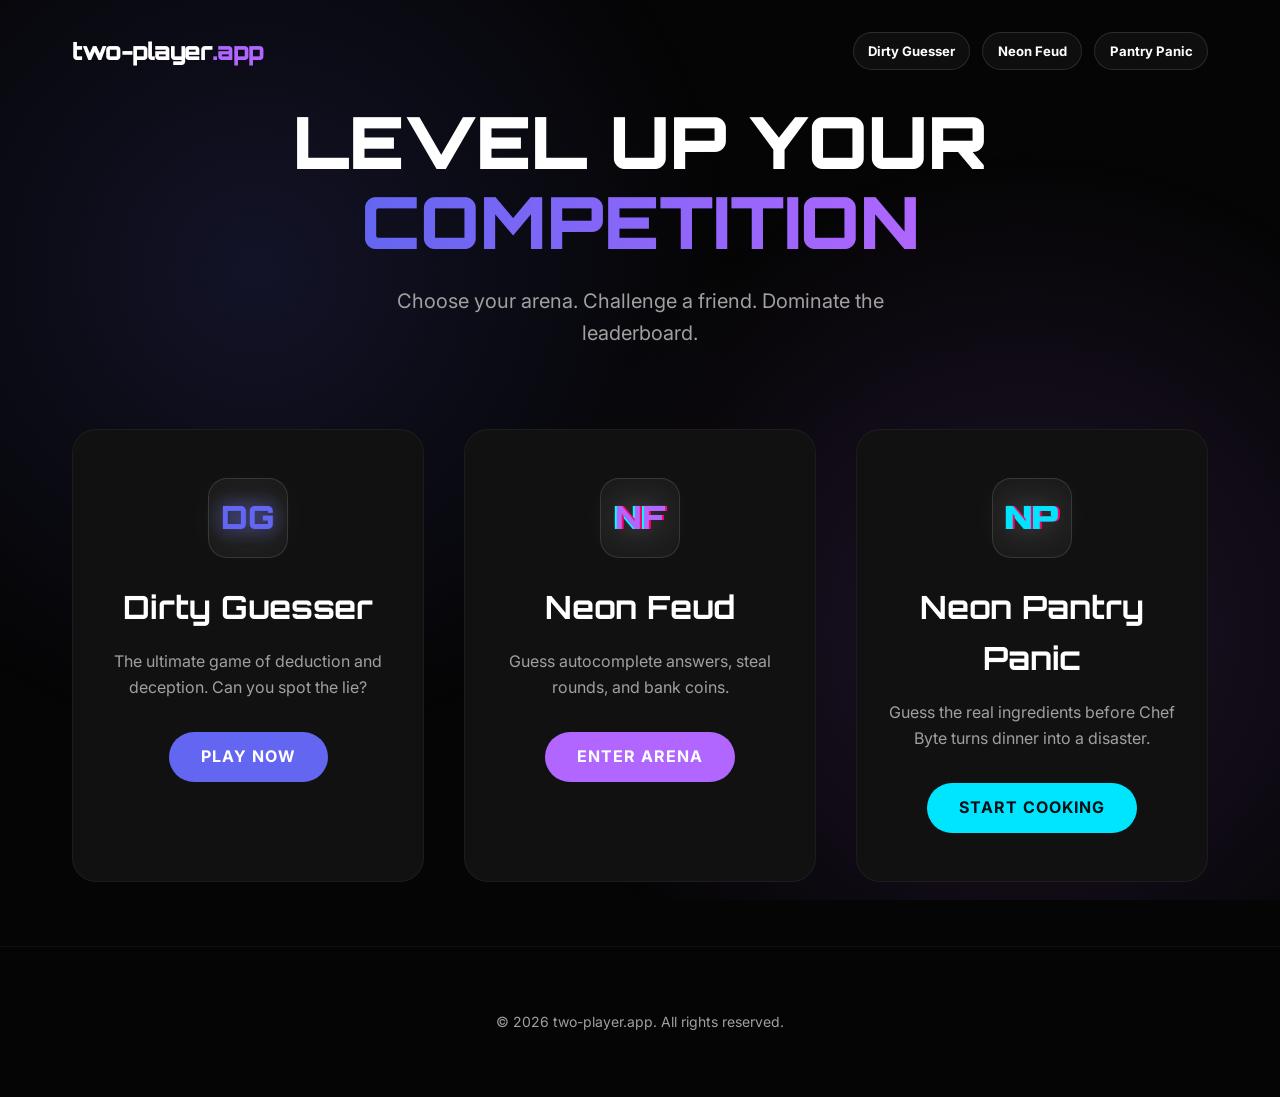
<file: index.html>
<!DOCTYPE html>
<html lang="en">
<head>
    <meta charset="UTF-8">
    <meta name="viewport" content="width=device-width, initial-scale=1.0">
    <title>two-player.app</title>
    <meta name="description" content="The ultimate hub for quick family and party games. Play Dirty Guesser, Neon Feud, and Neon Pantry Panic.">
    <link rel="manifest" href="manifest.json">
    <meta name="theme-color" content="#050505">
    <meta name="application-name" content="two-player.app">
    <meta name="mobile-web-app-capable" content="yes">
    <meta name="apple-mobile-web-app-capable" content="yes">
    <meta name="apple-mobile-web-app-status-bar-style" content="black-translucent">
    <meta name="apple-mobile-web-app-title" content="two-player.app">
    <link rel="apple-touch-icon" href="dirty_guesser_web/icon-192.png">
    <link rel="icon" type="image/png" sizes="192x192" href="dirty_guesser_web/icon-192.png">
    <link rel="icon" type="image/png" sizes="512x512" href="dirty_guesser_web/icon-512.png">
    <link rel="stylesheet" href="landing.css">
    <link rel="preconnect" href="https://fonts.googleapis.com">
    <link rel="preconnect" href="https://fonts.gstatic.com" crossorigin>
    <link href="https://fonts.googleapis.com/css2?family=Inter:wght@400;700;900&family=Orbitron:wght@400;700;900&display=swap" rel="stylesheet">
</head>
<body>
    <div class="background-overlay"></div>
    
    <header>
        <nav class="container">
            <a class="logo" href="index.html">two-player<span>.app</span></a>
            <div class="hub-nav" aria-label="Game navigation">
                <a href="dirty_guesser_web/index.html">Dirty Guesser</a>
                <a href="neonfeud/index.html">Neon Feud</a>
                <a href="neonpantry_panic/index.html">Pantry Panic</a>
            </div>
        </nav>
    </header>

    <main class="container">
        <section class="hero">
            <h1>Level Up Your <span class="text-gradient">Competition</span></h1>
            <p class="subtitle">Choose your arena. Challenge a friend. Dominate the leaderboard.</p>
        </section>

        <section class="game-grid">
            <a href="dirty_guesser_web/index.html" class="game-card card-dirty">
                <div class="card-content">
                    <div class="card-icon">DG</div>
                    <h2 class="card-title">Dirty Guesser</h2>
                    <p class="card-description">The ultimate game of deduction and deception. Can you spot the lie?</p>
                    <div class="card-cta">Play Now</div>
                </div>
                <div class="card-glow"></div>
            </a>

            <a href="neonfeud/index.html" class="game-card card-neon">
                <div class="card-content">
                    <div class="card-icon">NF</div>
                    <h2 class="card-title">Neon Feud</h2>
                    <p class="card-description">Guess autocomplete answers, steal rounds, and bank coins.</p>
                    <div class="card-cta">Enter Arena</div>
                </div>
                <div class="card-glow"></div>
            </a>

            <a href="neonpantry_panic/index.html" class="game-card card-pantry">
                <div class="card-content">
                    <div class="card-icon">NP</div>
                    <h2 class="card-title">Neon Pantry Panic</h2>
                    <p class="card-description">Guess the real ingredients before Chef Byte turns dinner into a disaster.</p>
                    <div class="card-cta">Start Cooking</div>
                </div>
                <div class="card-glow"></div>
            </a>
        </section>
    </main>

    <footer>
        <div class="container">
            <p>&copy; 2026 two-player.app. All rights reserved.</p>
        </div>
    </footer>
    <script>
        if ('serviceWorker' in navigator) {
            window.addEventListener('load', () => {
                navigator.serviceWorker.getRegistrations()
                    .then(registrations => Promise.all(registrations.map(registration => {
                        const scope = new URL(registration.scope).pathname;
                        const isGameWorker = scope.endsWith('/dirty_guesser_web/')
                            || scope.endsWith('/neonfeud/')
                            || scope.endsWith('/neonpantry_panic/');
                        return isGameWorker ? registration.unregister() : Promise.resolve();
                    })))
                    .finally(() => navigator.serviceWorker.register('./sw.js').catch(() => {}));
            });
        }
    </script>
</body>
</html>
</file>
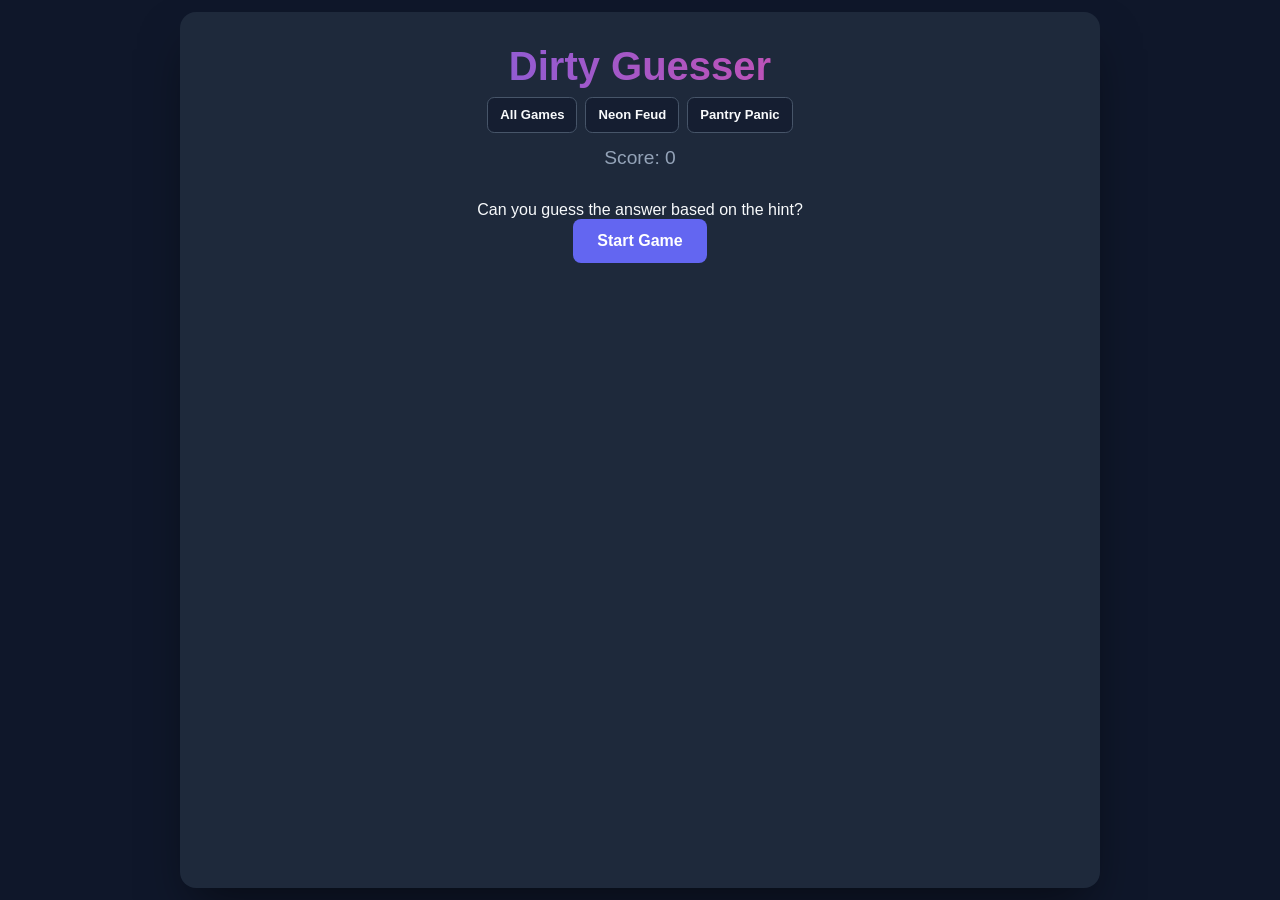
<file: dirty_guesser_web/index.html>
<!DOCTYPE html>
<html lang="en">
<head>
    <meta charset="UTF-8">
    <meta name="viewport" content="width=device-width, initial-scale=1.0, maximum-scale=1.0, user-scalable=no, viewport-fit=cover">
    <title>Dirty Guesser</title>
    <link rel="manifest" href="../manifest.json">
    <meta name="theme-color" content="#050505">
    <meta name="application-name" content="two-player.app">
    <meta name="mobile-web-app-capable" content="yes">
    <meta name="apple-mobile-web-app-capable" content="yes">
    <meta name="apple-mobile-web-app-status-bar-style" content="black-translucent">
    <meta name="apple-mobile-web-app-title" content="two-player.app">
    <link rel="apple-touch-icon" href="icon-192.png">
    <link rel="icon" type="image/png" sizes="192x192" href="icon-192.png">
    <link rel="icon" type="image/png" sizes="512x512" href="icon-512.png">
    <link rel="stylesheet" href="css/styles.css">
</head>
<body>
    <div id="portrait-lock">
        <span>Rotate Device</span>
        <p>Dirty Guesser is built for landscape play.</p>
    </div>
    <div id="game-container">
        <header>
            <h1>Dirty Guesser</h1>
            <nav class="game-switcher" aria-label="Switch games">
                <a href="../index.html">All Games</a>
                <a href="../neonfeud/index.html">Neon Feud</a>
                <a href="../neonpantry_panic/index.html">Pantry Panic</a>
            </nav>
            <div id="score-board">Score: <span id="score">0</span></div>
        </header>

        <main id="game-screen">
            <div id="start-screen" class="screen active">
                <p>Can you guess the answer based on the hint?</p>
                <button id="start-btn" class="btn">Start Game</button>
            </div>

            <div id="play-screen" class="screen">
                <div id="scenario-container">
                    <p id="hint-text"></p>
                </div>
                <div id="input-area">
                    <input type="text" id="guess-input" placeholder="Type your guess here..." autocomplete="off">
                    <button id="submit-btn" class="btn">Submit</button>
                </div>
                <div id="feedback" class="hidden"></div>
                <button id="dirty-hint-btn" class="btn secondary">Get Dirty Hint</button>
            </div>

            <div id="end-screen" class="screen">
                <h2>Game Over!</h2>
                <p>Your final score: <span id="final-score">0</span></p>
                <button id="restart-btn" class="btn">Play Again</button>
            </div>
        </main>

        <div id="audio-elements"></div>
    </div>

    <script src="js/game.js"></script>
    <script>
        if ('serviceWorker' in navigator) {
            window.addEventListener('load', () => {
                navigator.serviceWorker.getRegistrations()
                    .then(registrations => Promise.all(registrations.map(registration => {
                        return registration.scope.endsWith('/dirty_guesser_web/') ? registration.unregister() : Promise.resolve();
                    })))
                    .finally(() => navigator.serviceWorker.register('../sw.js', { scope: '../' }).catch(() => {}));
            });
        }
    </script>
</body>
</html>
</file>
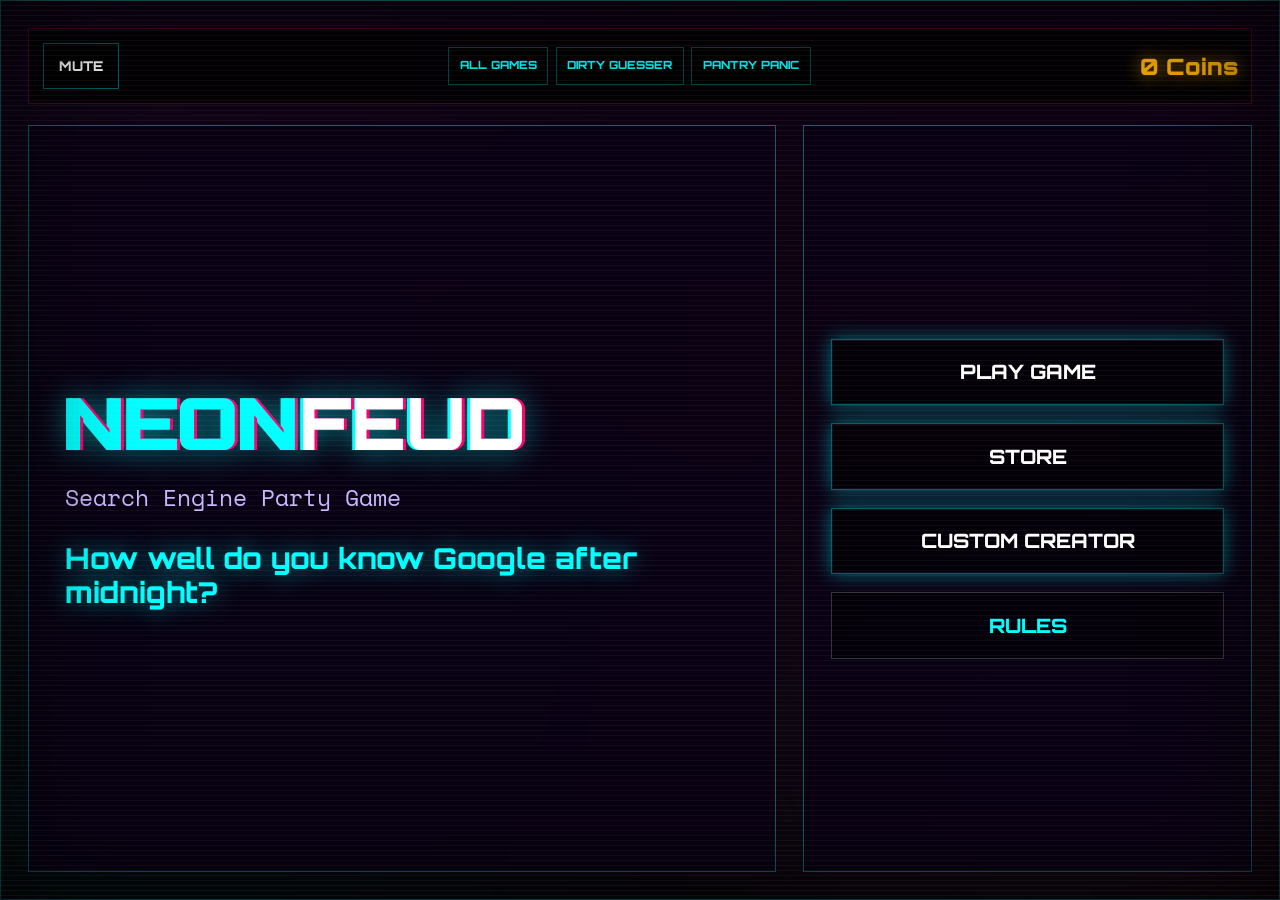
<file: neonfeud/index.html>
<!DOCTYPE html>
<html lang="en">
<head>
<meta charset="UTF-8">
<meta name="viewport" content="width=device-width, initial-scale=1.0, maximum-scale=1.0, user-scalable=no, viewport-fit=cover">
<title>Neon Feud - TV Edition</title>
<link rel="manifest" href="../manifest.json">
<meta name="theme-color" content="#050505">
<meta name="application-name" content="two-player.app">
<meta name="mobile-web-app-capable" content="yes">
<meta name="apple-mobile-web-app-capable" content="yes">
<meta name="apple-mobile-web-app-status-bar-style" content="black-translucent">
<meta name="apple-mobile-web-app-title" content="two-player.app">
<link rel="apple-touch-icon" href="icon-192.png">
<link rel="icon" type="image/png" sizes="192x192" href="icon-192.png">
<link rel="icon" type="image/png" sizes="512x512" href="icon-512.png">
<link rel="preconnect" href="https://fonts.googleapis.com">
<link rel="preconnect" href="https://fonts.gstatic.com" crossorigin>
<link href="https://fonts.googleapis.com/css2?family=Orbitron:wght@500;700;900&family=Space+Mono:wght@400;700&display=swap" rel="stylesheet">
<link rel="stylesheet" href="styles.css">
</head>
<body>
<canvas id="confetti"></canvas>

<div id="portrait-lock">
    <span>Rotate Device</span>
    <p>Neon Feud is built for landscape play.</p>
</div>

<div class="screen-glow"></div>

<div class="modal-overlay" id="about-modal">
    <div class="modal-content">
        <h3>Rules</h3>
        <p><strong>Feud Mode:</strong> Guess the top four autocomplete answers before strikes end the round.</p>
        <p><strong>Letter Pool:</strong> Guess letters to reveal the hidden word. The first and last letters are shown for free.</p>
        <ul>
            <li>Wrong answers add strikes.</li>
            <li>Three strikes passes control to the next team.</li>
            <li>The stealing team gets one chance to take the round bank.</li>
            <li>The final round can include a team wager.</li>
        </ul>
        <button class="close-modal-btn" onclick="closeAbout()">Close</button>
    </div>
</div>

<div class="modal-overlay" id="wager-modal">
    <div class="modal-content wager-content">
        <h3>Final Round Wager</h3>
        <p id="wager-prompt">Choose a wager.</p>
        <p>Clear the board to add it. Strike out and lose it.</p>
        <input type="number" id="wager-input" min="0" value="0">
        <button class="close-modal-btn wager-lock-btn" onclick="submitWager()">Lock Wager</button>
    </div>
</div>

<div id="app-container">
    <div id="menu-screen" class="screen active">
        <div class="top-bar">
            <button class="back-btn" id="mute-btn" onclick="toggleMute()">Mute</button>
            <nav class="game-switcher" aria-label="Switch games">
                <a href="../index.html">All Games</a>
                <a href="../dirty_guesser_web/index.html">Dirty Guesser</a>
                <a href="../neonpantry_panic/index.html">Pantry Panic</a>
            </nav>
            <div class="currency-bank" id="menu-bank">0 Coins</div>
        </div>

        <div class="menu-layout">
            <section class="brand-panel">
                <div class="logo"><span>Neon</span>Feud</div>
                <h2>Search Engine Party Game</h2>
                <p class="menu-tagline">How well do you know Google after midnight?</p>
            </section>

            <section class="command-panel">
                <button onclick="goToPackSelect()">Play Game</button>
                <button onclick="goToStore()">Store</button>
                <button onclick="goToCreator()">Custom Creator</button>
                <button class="secondary-command" onclick="openAbout()">Rules</button>
            </section>
        </div>
    </div>

    <div id="store-screen" class="screen">
        <div class="top-bar">
            <button class="back-btn" onclick="showScreen('menu-screen')">Back</button>
            <div class="currency-bank" id="store-bank">0 Coins</div>
        </div>
        <div class="screen-heading">
            <div class="logo"><span>Pack</span>Store</div>
            <h2>Unlock Feud and Letter Pool packs.</h2>
        </div>
        <div class="store-grid" id="store-container"></div>
        <button class="danger-btn" onclick="wipeData()">Wipe Save Data</button>
    </div>

    <div id="creator-screen" class="screen">
        <div class="top-bar">
            <button class="back-btn" onclick="showScreen('menu-screen')">Back</button>
        </div>
        <div class="screen-heading">
            <div class="logo"><span>Custom</span>Creator</div>
            <h2>Create a five-round pack.</h2>
        </div>
        <div class="creator-scroll">
            <input type="text" id="c-pack-name" placeholder="Pack Name" class="creator-input">
            <select id="c-pack-type" class="creator-input" onchange="buildCreatorForm()">
                <option value="feud">Feud Mode - 4 Answers</option>
                <option value="letter_pool">Letter Pool - 1 Word</option>
            </select>
            <input type="text" id="c-pack-tags" placeholder="Tags, comma separated" class="creator-input">
            <textarea id="c-pack-decoys" placeholder="Feud decoys, comma separated" class="creator-input creator-textarea"></textarea>
            <div id="creator-questions"></div>
            <button class="close-modal-btn" onclick="saveCustomPack()">Save Custom Pack</button>
            <div class="creator-tools">
                <textarea id="custom-pack-transfer" placeholder="Custom pack import/export JSON" class="creator-input creator-textarea transfer-textarea"></textarea>
                <div class="creator-tool-actions">
                    <button onclick="exportCustomPacks()">Export Custom Packs</button>
                    <button onclick="importCustomPacks()">Import Custom Packs</button>
                </div>
            </div>
        </div>
    </div>

    <div id="setup-screen" class="screen">
        <div class="top-bar">
            <button class="back-btn" onclick="showScreen('menu-screen')">Back</button>
            <div class="round-note">Setup</div>
        </div>
        <div class="screen-heading">
            <div class="logo"><span>Choose</span>Pack</div>
            <h2 id="step-1-title">Select an unlocked pack.</h2>
        </div>
        <div class="pack-select-grid" id="pack-select-container"></div>
        <div id="team-selection-area" class="team-selection-area">
            <h3 id="selected-pack-display"></h3>
            <button class="back-btn change-pack-btn" onclick="resetPackSelection()">Change Pack</button>
            <div class="solo-play-panel">
                <h2>Solo Play</h2>
                <button onclick="startGame(1)">Single Player</button>
            </div>
            <h2 class="team-section-title">Team Play</h2>
            <div class="team-grid" id="team-select-container">
                <button onclick="startGame(2)">2 Teams</button>
                <button onclick="startGame(3)">3 Teams</button>
                <button onclick="startGame(4)">4 Teams</button>
            </div>
        </div>
    </div>

    <div id="game-screen" class="screen">
        <div id="team-flash" aria-live="polite"></div>
        <div class="top-bar game-top-bar">
            <button class="back-btn" onclick="quitGame()">Quit</button>
            <div id="timer-display">60</div>
            <div id="scoreboard"></div>
            <div id="strikes-display"></div>
        </div>
        <div id="steal-banner">Steal opportunity. One mistake ends the round.</div>
        <div class="query-box" id="question-text"></div>
        <div class="board-grid" id="board-container"></div>
        <div id="letter-board-container"></div>
        <div class="choices-area" id="choices-container"></div>
        <div class="lifeline-bar" id="lifeline-bar">
            <button class="lifeline-btn" id="ll-5050" onclick="use5050()">50/50 - 50 Coins</button>
            <button class="lifeline-btn" id="ll-hint" onclick="useFirstLetter()">Hint - 75 Coins</button>
            <button class="lifeline-btn" id="ll-mulligan" onclick="useMulligan()">Mulligan - 100 Coins</button>
        </div>
        <button class="give-up-btn" id="give-up-btn" onclick="giveUpRound()">Reveal Board</button>
        <button class="give-up-btn next-round-btn" id="next-round-btn" onclick="nextRound()">Next Round</button>
    </div>

    <div id="end-screen" class="screen">
        <div class="screen-heading end-heading">
            <div class="logo"><span>Game</span>Over</div>
            <h2 id="end-earned">Earned 0 Coins</h2>
        </div>
        <div class="final-standings" id="final-standings"></div>
        <div class="command-panel end-actions">
            <button onclick="location.reload()">Main Menu</button>
        </div>
    </div>
</div>

<script src="script.js"></script>
<script>
if ('serviceWorker' in navigator) {
    window.addEventListener('load', () => {
        navigator.serviceWorker.getRegistrations()
            .then(registrations => Promise.all(registrations.map(registration => {
                return registration.scope.endsWith('/neonfeud/') ? registration.unregister() : Promise.resolve();
            })))
            .finally(() => navigator.serviceWorker.register('../sw.js', { scope: '../' }).catch(() => {}));
    });
}
</script>
</body>
</html>
</file>
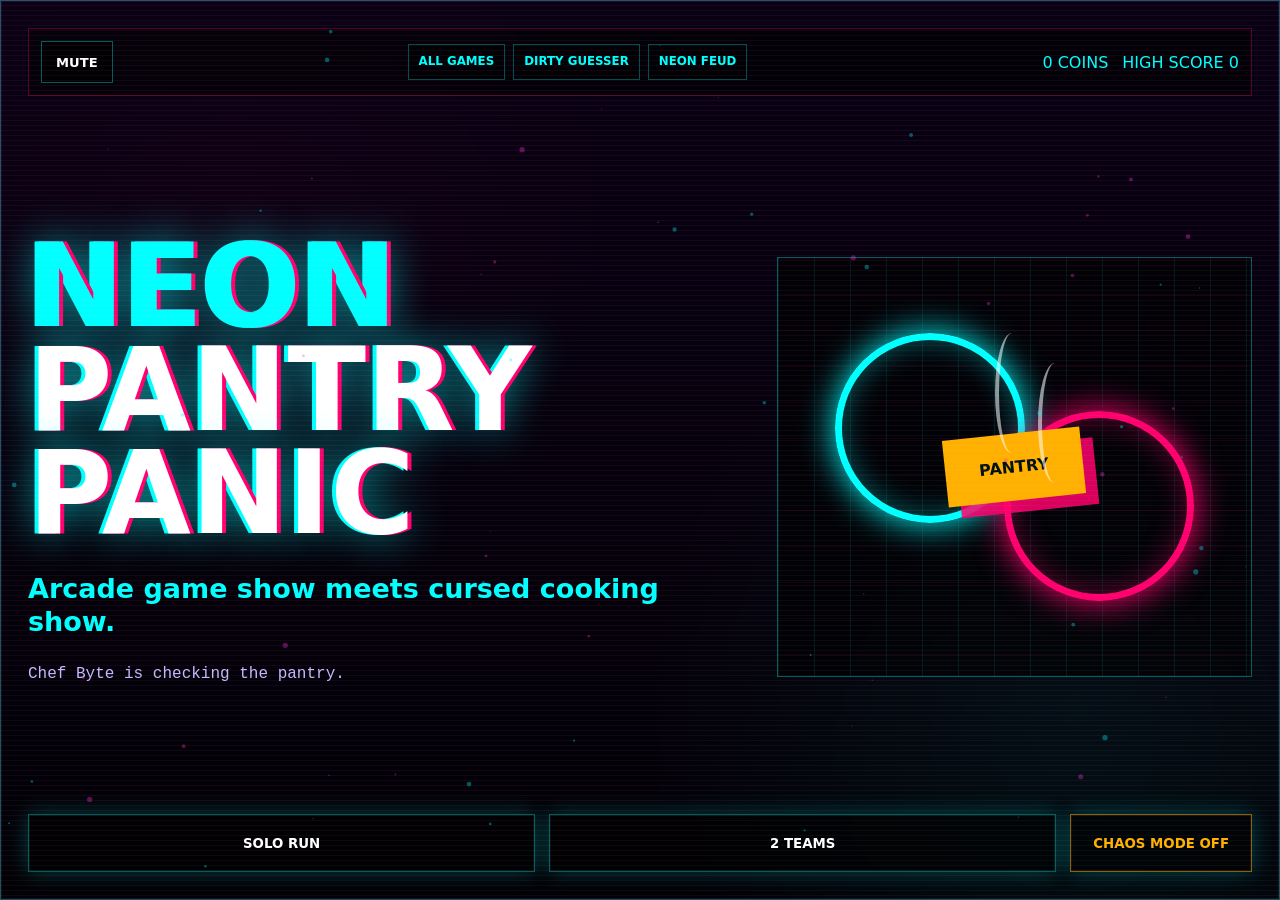
<file: neonpantry_panic/index.html>
<!DOCTYPE html>
<html lang="en">
<head>
<meta charset="UTF-8">
<meta name="viewport" content="width=device-width, initial-scale=1.0, maximum-scale=1.0, user-scalable=no, viewport-fit=cover">
<title>Neon Pantry Panic</title>
<link rel="manifest" href="../manifest.json">
<meta name="theme-color" content="#050505">
<meta name="application-name" content="two-player.app">
<meta name="mobile-web-app-capable" content="yes">
<meta name="apple-mobile-web-app-capable" content="yes">
<meta name="apple-mobile-web-app-status-bar-style" content="black-translucent">
<meta name="apple-mobile-web-app-title" content="two-player.app">
<link rel="apple-touch-icon" href="icon-192.png">
<link rel="icon" type="image/png" sizes="192x192" href="icon-192.png">
<link rel="icon" type="image/png" sizes="512x512" href="icon-512.png">
<link rel="stylesheet" href="style.css">
</head>
<body>
<div id="portrait-lock">
    <span>Rotate Device</span>
    <p>Neon Pantry Panic is built for landscape play.</p>
</div>
<div id="effects-layer" aria-hidden="true"></div>
<canvas id="particles" aria-hidden="true"></canvas>

<main id="app">
    <section id="title-screen" class="screen active">
        <div class="topline">
            <button id="mute-btn" class="small-btn">Mute</button>
            <nav class="game-switcher" aria-label="Switch games">
                <a href="../index.html">All Games</a>
                <a href="../dirty_guesser_web/index.html">Dirty Guesser</a>
                <a href="../neonfeud/index.html">Neon Feud</a>
            </nav>
            <div class="save-strip">
                <span id="coin-bank">0 Coins</span>
                <span id="high-score">High Score 0</span>
            </div>
        </div>
        <div class="hero-grid">
            <div class="hero-copy">
                <h1><span>Neon</span> Pantry Panic</h1>
                <p class="tagline">Arcade game show meets cursed cooking show.</p>
                <p class="host-line" id="title-host">Chef Byte is checking the pantry.</p>
            </div>
            <div class="stove-panel">
                <div class="burner burner-a"></div>
                <div class="burner burner-b"></div>
                <div class="pan">PANTRY</div>
                <div class="steam steam-one"></div>
                <div class="steam steam-two"></div>
            </div>
        </div>
        <div class="title-actions">
            <button id="start-btn">Solo Run</button>
            <button id="teams-btn">2 Teams</button>
            <button id="chaos-toggle" class="secondary-btn">Chaos Mode Off</button>
        </div>
    </section>

    <section id="category-screen" class="screen">
        <div class="topline">
            <button class="small-btn" data-screen="title-screen">Back</button>
            <div class="scoreline" id="mode-label">Choose Station</div>
        </div>
        <h2>Pick a station</h2>
        <div id="category-grid" class="category-grid"></div>
    </section>

    <section id="round-intro-screen" class="screen">
        <div class="intro-card">
            <p id="round-kicker">Round 1</p>
            <h2 id="intro-dish">Dish Name</h2>
            <p id="intro-meta">Difficulty</p>
            <div id="service-modifier" class="service-modifier">Modifier</div>
            <button id="begin-round-btn">Open Pantry</button>
        </div>
    </section>

    <section id="game-screen" class="screen">
        <div class="hud">
            <button id="quit-btn" class="small-btn">Quit</button>
            <div id="team-status">Solo Run</div>
            <div>Score <span id="score">0</span></div>
            <div>Streak <span id="streak">0</span></div>
            <div>Lives <span id="lives">3</span></div>
            <div>Round <span id="round-count">1/6</span></div>
            <div id="timer">45</div>
        </div>
        <div class="tool-bar" id="tool-bar">
            <button id="tool-freeze" class="tool-btn">Freeze</button>
            <button id="tool-toss" class="tool-btn">Toss</button>
            <button id="tool-shield" class="tool-btn">Plate</button>
        </div>
        <div class="dish-board">
            <div>
                <p id="category-label">Category</p>
                <h2 id="dish-name">Dish Name</h2>
            </div>
            <div id="progress-meter">
                <span id="progress-text">0 / 0</span>
                <div><i id="progress-fill"></i></div>
                <p id="modifier-label">Modifier</p>
            </div>
        </div>
        <div id="host-message" class="host-message">Pick the real ingredients.</div>
        <div id="team-flash" aria-live="polite"></div>
        <div id="ingredient-grid" class="ingredient-grid"></div>
    </section>

    <section id="round-result-screen" class="screen">
        <div class="result-panel">
            <p id="result-kicker">Round Complete</p>
            <h2 id="result-title">Dish plated.</h2>
            <p id="result-message">Chef Byte has opinions.</p>
            <div id="round-stats" class="round-stats"></div>
            <div class="recipe-reveal">
                <h3>Recipe Reveal</h3>
                <div id="recipe-list"></div>
            </div>
            <button id="next-round-btn">Next Round</button>
        </div>
    </section>

    <section id="game-over-screen" class="screen">
        <div class="end-panel">
            <h2>Kitchen Meltdown</h2>
            <p id="game-over-message">The pantry has filed a complaint.</p>
            <p class="big-score">Score <span id="final-score-loss">0</span></p>
            <div id="loss-standings" class="standings"></div>
            <button class="restart-btn">Restart</button>
        </div>
    </section>

    <section id="victory-screen" class="screen">
        <div class="end-panel victory">
            <h2>Service Complete</h2>
            <p id="victory-message">Chef Byte reluctantly approves.</p>
            <p class="big-score">Score <span id="final-score-win">0</span></p>
            <div id="win-standings" class="standings"></div>
            <button class="restart-btn">Play Again</button>
        </div>
    </section>
</main>

<script src="game.js"></script>
<script>
if ('serviceWorker' in navigator) {
    window.addEventListener('load', () => {
        navigator.serviceWorker.getRegistrations()
            .then(registrations => Promise.all(registrations.map(registration => {
                return registration.scope.endsWith('/neonpantry_panic/') ? registration.unregister() : Promise.resolve();
            })))
            .finally(() => navigator.serviceWorker.register('../sw.js', { scope: '../' }).catch(() => {}));
    });
}
</script>
</body>
</html>
</file>
<file: landing.css>
:root {
    --bg-dark: #050505;
    --bg-card: #111111;
    --text-main: #ffffff;
    --text-muted: #a0a0a0;
    --accent-dirty: #6366f1;
    --accent-dirty-hover: #4f46e5;
    --accent-neon: #b066ff;
    --accent-neon-hover: #9d4edd;
    --accent-pantry: #00e5ff;
    --accent-pantry-hover: #00b8cc;
    --font-heading: 'Orbitron', sans-serif;
    --font-body: 'Inter', sans-serif;
}

* {
    margin: 0;
    padding: 0;
    box-sizing: border-box;
}

body {
    background-color: var(--bg-dark);
    color: var(--text-main);
    font-family: var(--font-body);
    line-height: 1.6;
    overflow-x: hidden;
    min-height: 100vh;
    display: flex;
    flex-direction: column;
}

.container {
    max-width: 1200px;
    margin: 0 auto;
    padding: 0 2rem;
}

.background-overlay {
    position: fixed;
    top: 0;
    left: 0;
    width: 100%;
    height: 100%;
    background: 
        radial-gradient(circle at 20% 30%, rgba(99, 102, 241, 0.15) 0%, transparent 40%),
        radial-gradient(circle at 80% 70%, rgba(176, 102, 255, 0.15) 0%, transparent 40%);
    z-index: -1;
}

header {
    padding: 2rem 0;
}

header nav {
    display: flex;
    align-items: center;
    justify-content: space-between;
    gap: 1rem;
}

.logo {
    color: var(--text-main);
    font-family: var(--font-heading);
    font-size: 1.5rem;
    font-weight: 900;
    letter-spacing: -1px;
    text-decoration: none;
}

.logo span {
    color: var(--accent-neon);
}

.hub-nav {
    display: flex;
    flex-wrap: wrap;
    justify-content: flex-end;
    gap: 0.75rem;
}

.hub-nav a {
    display: inline-flex;
    align-items: center;
    justify-content: center;
    min-height: 38px;
    padding: 0.55rem 0.9rem;
    color: var(--text-main);
    border: 1px solid rgba(255, 255, 255, 0.12);
    border-radius: 999px;
    background: rgba(255, 255, 255, 0.04);
    font-size: 0.82rem;
    font-weight: 700;
    line-height: 1;
    text-decoration: none;
    white-space: nowrap;
}

.hub-nav a:hover,
.hub-nav a:focus-visible {
    border-color: var(--accent-neon);
    background: rgba(176, 102, 255, 0.12);
    outline: none;
}

main {
    flex: 1;
    display: flex;
    flex-direction: column;
    justify-content: center;
    padding: 4rem 0;
}

.hero {
    text-align: center;
    margin-bottom: 5rem;
}

h1 {
    font-family: var(--font-heading);
    font-size: clamp(2.5rem, 8vw, 4.5rem);
    font-weight: 900;
    line-height: 1.1;
    margin-bottom: 1.5rem;
    text-transform: uppercase;
}

.text-gradient {
    background: linear-gradient(to right, var(--accent-dirty), var(--accent-neon));
    -webkit-background-clip: text;
    -webkit-text-fill-color: transparent;
}

.subtitle {
    font-size: clamp(1rem, 2vw, 1.25rem);
    color: var(--text-muted);
    max-width: 600px;
    margin: 0 auto;
}

.game-grid {
    display: grid;
    grid-template-columns: repeat(auto-fit, minmax(320px, 1fr));
    gap: 2.5rem;
    perspective: 1000px;
}

.game-card {
    text-decoration: none;
    color: inherit;
    position: relative;
    background: var(--bg-card);
    border-radius: 24px;
    overflow: hidden;
    transition: transform 0.4s cubic-bezier(0.175, 0.885, 0.32, 1.275), box-shadow 0.4s ease;
    border: 1px solid rgba(255, 255, 255, 0.05);
    display: flex;
    flex-direction: column;
}

.game-card:hover {
    transform: translateY(-12px) scale(1.02);
}

.card-content {
    padding: 3rem 2rem;
    position: relative;
    z-index: 2;
    text-align: center;
    flex: 1;
    display: flex;
    flex-direction: column;
    align-items: center;
}

.card-icon {
    display: grid;
    place-items: center;
    width: 5rem;
    height: 5rem;
    margin-bottom: 1.5rem;
    border: 1px solid rgba(255, 255, 255, 0.12);
    border-radius: 1.2rem;
    background: rgba(255, 255, 255, 0.04);
    font-family: var(--font-heading);
    font-size: 2rem;
    font-weight: 900;
    filter: drop-shadow(0 0 15px rgba(255, 255, 255, 0.2));
}

.card-dirty .card-icon {
    color: var(--accent-dirty);
    text-shadow: 0 0 18px rgba(99, 102, 241, 0.7);
}

.card-neon .card-icon {
    color: var(--accent-neon);
    text-shadow: 2px 0 #ff006e, -2px 0 #00ffff;
}

.card-title {
    font-family: var(--font-heading);
    font-size: 2rem;
    margin-bottom: 1rem;
}

.card-description {
    color: var(--text-muted);
    font-size: 1rem;
    margin-bottom: 2rem;
    min-height: 3em;
}

.card-cta {
    font-weight: 700;
    text-transform: uppercase;
    letter-spacing: 1px;
    padding: 0.75rem 2rem;
    border-radius: 50px;
    background: rgba(255, 255, 255, 0.05);
    transition: all 0.3s ease;
}

.card-dirty:hover {
    box-shadow: 0 20px 40px rgba(99, 102, 241, 0.2);
    border-color: var(--accent-dirty);
}

.card-dirty .card-cta {
    background: var(--accent-dirty);
    color: white;
}

.card-dirty:hover .card-cta {
    background: var(--accent-dirty-hover);
    box-shadow: 0 0 20px var(--accent-dirty);
}

.card-neon:hover {
    box-shadow: 0 20px 40px rgba(176, 102, 255, 0.2);
    border-color: var(--accent-neon);
}

.card-neon .card-cta {
    background: var(--accent-neon);
    color: white;
}

.card-neon:hover .card-cta {
    background: var(--accent-neon-hover);
    box-shadow: 0 0 20px var(--accent-neon);
}

.card-pantry:hover {
    box-shadow: 0 20px 40px rgba(0, 229, 255, 0.2);
    border-color: var(--accent-pantry);
}

.card-pantry .card-icon {
    color: var(--accent-pantry);
    font-family: var(--font-heading);
    font-weight: 900;
    text-shadow: 2px 0 #ff006e, -2px 0 var(--accent-pantry);
}

.card-pantry .card-cta {
    background: var(--accent-pantry);
    color: #001014;
}

.card-pantry:hover .card-cta {
    background: var(--accent-pantry-hover);
    box-shadow: 0 0 20px var(--accent-pantry);
}

.card-glow {
    position: absolute;
    top: 0;
    left: 0;
    width: 100%;
    height: 100%;
    background: radial-gradient(circle at center, rgba(255, 255, 255, 0.05) 0%, transparent 70%);
    opacity: 0;
    transition: opacity 0.4s ease;
    z-index: 1;
}

.game-card:hover .card-glow {
    opacity: 1;
}

footer {
    padding: 4rem 0;
    text-align: center;
    border-top: 1px solid rgba(255, 255, 255, 0.05);
    margin-top: 4rem;
}

footer p {
    color: var(--text-muted);
    font-size: 0.875rem;
}

@media (max-width: 768px) {
    header nav {
        align-items: flex-start;
        flex-direction: column;
    }

    .hub-nav {
        justify-content: flex-start;
    }

    .game-grid {
        grid-template-columns: 1fr;
    }
    
    .hero {
        margin-bottom: 3rem;
    }

    header {
        padding: 1.5rem 0;
    }
}
</file>
<file: dirty_guesser_web/css/styles.css>
:root {
    --primary-color: #6366f1;
    --primary-hover: #4f46e5;
    --secondary-color: #ec4899;
    --secondary-hover: #db2777;
    --bg-color: #0f172a;
    --card-bg: #1e293b;
    --text-color: #f8fafc;
    --text-muted: #94a3b8;
    --success-color: #22c55e;
    --error-color: #ef4444;
}

* {
    box-sizing: border-box;
    margin: 0;
    padding: 0;
    -webkit-tap-highlight-color: transparent;
    touch-action: manipulation;
}

body {
    font-family: 'Segoe UI', Tahoma, Geneva, Verdana, sans-serif;
    background-color: var(--bg-color);
    color: var(--text-color);
    display: flex;
    justify-content: center;
    align-items: center;
    width: 100vw;
    height: 100vh;
    height: 100dvh;
    padding: 20px;
    padding: max(12px, env(safe-area-inset-top)) max(12px, env(safe-area-inset-right)) max(12px, env(safe-area-inset-bottom)) max(12px, env(safe-area-inset-left));
    -webkit-text-size-adjust: 100%;
    text-size-adjust: 100%;
    overscroll-behavior: none;
    overflow: hidden;
}

#game-container {
    width: 100%;
    height: 100%;
    max-width: min(920px, 96vw);
    background-color: var(--card-bg);
    padding: 2rem;
    border-radius: 1rem;
    box-shadow: 0 25px 50px -12px rgba(0, 0, 0, 0.5);
    text-align: center;
    overflow-y: auto;
    -webkit-overflow-scrolling: touch;
}

#portrait-lock {
    display: none;
    position: fixed;
    inset: 0;
    z-index: 99999;
    flex-direction: column;
    align-items: center;
    justify-content: center;
    gap: 1rem;
    padding: 8vw;
    text-align: center;
    background: var(--bg-color);
    color: var(--text-color);
}

#portrait-lock span {
    font-size: clamp(2.5rem, 9vmin, 6rem);
    font-weight: 900;
    text-transform: uppercase;
    background: linear-gradient(to right, var(--primary-color), var(--secondary-color));
    -webkit-background-clip: text;
    -webkit-text-fill-color: transparent;
}

#portrait-lock p {
    max-width: 36rem;
    color: var(--text-muted);
    font-size: clamp(1.1rem, 4vmin, 2rem);
}

header h1 {
    font-size: 2.5rem;
    margin-bottom: 0.5rem;
    background: linear-gradient(to right, var(--primary-color), var(--secondary-color));
    -webkit-background-clip: text;
    -webkit-text-fill-color: transparent;
}

.game-switcher {
    display: flex;
    flex-wrap: wrap;
    justify-content: center;
    gap: 0.5rem;
    margin-bottom: 0.9rem;
}

.game-switcher a {
    display: inline-flex;
    align-items: center;
    justify-content: center;
    min-height: 36px;
    padding: 0.45rem 0.75rem;
    color: var(--text-color);
    border: 1px solid #475569;
    border-radius: 0.45rem;
    background-color: rgba(15, 23, 42, 0.58);
    font-size: 0.82rem;
    font-weight: 700;
    line-height: 1;
    text-decoration: none;
    white-space: nowrap;
}

.game-switcher a:hover,
.game-switcher a:focus-visible {
    border-color: var(--secondary-color);
    background-color: rgba(236, 72, 153, 0.14);
    outline: none;
}

#score-board {
    font-size: 1.2rem;
    color: var(--text-muted);
    margin-bottom: 2rem;
}

.screen {
    display: none;
}

.screen.active {
    display: block;
    animation: fadeIn 0.5s ease-in-out;
}

@keyframes fadeIn {
    from { opacity: 0; transform: translateY(10px); }
    to { opacity: 1; transform: translateY(0); }
}

#scenario-container {
    background-color: rgba(255, 255, 255, 0.05);
    padding: 1.5rem;
    border-radius: 0.5rem;
    margin-bottom: 1.5rem;
    min-height: 100px;
    display: flex;
    align-items: center;
    justify-content: center;
}

#hint-text {
    font-size: 1.25rem;
    font-style: italic;
    line-height: 1.4;
}

#input-area {
    display: flex;
    flex-direction: row;
    gap: 1rem;
    margin-bottom: 1rem;
}

input[type="text"] {
    flex: 1;
    min-width: 0;
    padding: 0.75rem 1rem;
    border-radius: 0.5rem;
    border: 2px solid #334155;
    background-color: #0f172a;
    color: white;
    font-size: 1rem;
    outline: none;
    transition: border-color 0.2s;
}

input[type="text"]:focus {
    border-color: var(--primary-color);
}

.btn {
    padding: 0.75rem 1.5rem;
    border-radius: 0.5rem;
    border: none;
    font-size: 1rem;
    font-weight: 600;
    cursor: pointer;
    transition: all 0.2s;
    color: white;
    background-color: var(--primary-color);
    min-height: 44px;
}

.btn:hover {
    background-color: var(--primary-hover);
    transform: translateY(-1px);
}

.btn:active {
    transform: translateY(0);
}

.btn.secondary {
    background-color: transparent;
    border: 2px solid var(--secondary-color);
    color: var(--secondary-color);
}

.btn.secondary:hover {
    background-color: var(--secondary-color);
    color: white;
}

#feedback {
    margin: 1rem 0;
    padding: 0.5rem;
    border-radius: 0.25rem;
    font-weight: bold;
}

#feedback.correct {
    color: var(--success-color);
    background-color: rgba(34, 197, 94, 0.1);
}

#feedback.wrong {
    color: var(--error-color);
    background-color: rgba(239, 68, 68, 0.1);
}

#feedback.dirty {
    color: var(--secondary-color);
    background-color: rgba(236, 72, 153, 0.1);
}

.load-error {
    text-align: center;
    padding: 2rem;
}

.load-error h1 {
    color: var(--text-color);
    margin-bottom: 1rem;
}

.load-error p {
    color: var(--text-muted);
}

.hidden {
    display: none !important;
}

@media (max-width: 480px) {
    #input-area {
        flex-direction: column;
    }

    #game-container {
        padding: 1.5rem;
    }
    
    header h1 {
        font-size: 2rem;
    }
}

@media (orientation: landscape) and (max-height: 520px) {
    body {
        align-items: stretch;
        padding: max(8px, env(safe-area-inset-top)) max(8px, env(safe-area-inset-right)) max(8px, env(safe-area-inset-bottom)) max(8px, env(safe-area-inset-left));
    }

    #game-container {
        max-width: none;
        height: 100%;
        min-height: 0;
        padding: 1rem;
        overflow-y: auto;
    }

    header {
        display: flex;
        align-items: center;
        justify-content: space-between;
        flex-wrap: wrap;
        gap: 1rem;
        margin-bottom: 0.75rem;
    }

    header h1 {
        font-size: clamp(1.6rem, 7vmin, 2.5rem);
        margin-bottom: 0;
    }

    #score-board {
        margin-bottom: 0;
        white-space: nowrap;
    }

    .game-switcher {
        margin-bottom: 0;
    }

    .game-switcher a {
        min-height: 34px;
        padding: 0.4rem 0.65rem;
        font-size: 0.76rem;
    }

    #scenario-container {
        min-height: 64px;
        padding: 1rem;
        margin-bottom: 0.75rem;
    }

    #hint-text {
        font-size: clamp(1rem, 3.8vmin, 1.25rem);
    }

    #input-area {
        flex-direction: row;
        gap: 0.75rem;
    }
}

@media (orientation: portrait) {
    body {
        overflow: hidden;
    }

    #portrait-lock {
        display: flex;
    }

    #game-container {
        display: none !important;
    }
}
</file>
<file: neonfeud/styles.css>
:root {
    --bg-solid: #0A0014;
    --panel-bg: rgba(10, 0, 20, 0.88);
    --panel-bg-strong: rgba(0, 0, 0, 0.74);
    --theme-color: #00FFFF;
    --theme-grad: linear-gradient(135deg, #00FFFF, #FF006E);
    --cyan: #00FFFF;
    --magenta: #FF006E;
    --green: #00FF41;
    --red: #FF3B30;
    --yellow: #FFB000;
    --text-main: #FFFFFF;
    --text-muted: #C6B8FF;
    --border: rgba(0, 255, 255, 0.38);
    --shadow-cyan: 0 0 2vmin rgba(0, 255, 255, 0.42);
    --shadow-magenta: 0 0 2vmin rgba(255, 0, 110, 0.42);
    --font-display: 'Orbitron', sans-serif;
    --font-body: 'Space Mono', monospace;
}

* {
    box-sizing: border-box;
    margin: 0;
    padding: 0;
    user-select: none;
    -webkit-user-select: none;
    -webkit-tap-highlight-color: transparent;
    touch-action: manipulation;
}

body {
    width: 100vw;
    height: 100vh;
    height: 100dvh;
    overflow: hidden;
    display: flex;
    align-items: center;
    justify-content: center;
    background:
        radial-gradient(circle at 18% 12%, rgba(255, 0, 110, 0.32), transparent 32%),
        radial-gradient(circle at 86% 78%, rgba(0, 255, 255, 0.24), transparent 34%),
        var(--bg-solid);
    color: var(--text-main);
    font-family: var(--font-body);
    font-variant-numeric: tabular-nums;
    -webkit-text-size-adjust: 100%;
    text-size-adjust: 100%;
    overscroll-behavior: none;
}

body::before {
    content: "";
    position: fixed;
    inset: 0;
    pointer-events: none;
    z-index: 1000;
    background: repeating-linear-gradient(
        to bottom,
        rgba(255, 255, 255, 0.045) 0,
        rgba(255, 255, 255, 0.045) 1px,
        transparent 1px,
        transparent 5px
    );
    mix-blend-mode: screen;
}

body::after {
    content: "";
    position: fixed;
    inset: 0;
    pointer-events: none;
    z-index: 999;
    box-shadow: inset 0 0 14vmin rgba(0, 0, 0, 0.82);
}

button,
input,
select {
    font: inherit;
}

button {
    border: 1px solid var(--border);
    background: rgba(0, 0, 0, 0.58);
    color: var(--text-main);
    padding: 2.2vmin 2.6vmin;
    min-height: 7vmin;
    border-radius: 0;
    cursor: pointer;
    font-family: var(--font-display);
    font-size: clamp(0.9rem, 2.2vmin, 1.55rem);
    font-weight: 800;
    letter-spacing: 0;
    text-transform: uppercase;
    box-shadow: inset 0 0 0 1px rgba(255, 255, 255, 0.05), var(--shadow-cyan);
    transition: transform 160ms ease, border-color 160ms ease, box-shadow 160ms ease, background 160ms ease;
}

button:hover:not(:disabled) {
    transform: translateY(-0.35vmin);
    border-color: var(--magenta);
    background: rgba(255, 0, 110, 0.18);
    box-shadow: var(--shadow-magenta);
}

button:active {
    transform: translateY(0);
}

button:disabled {
    opacity: 0.38;
    cursor: not-allowed;
    box-shadow: none;
}

#portrait-lock {
    display: none;
    position: fixed;
    inset: 0;
    z-index: 99999;
    flex-direction: column;
    align-items: center;
    justify-content: center;
    gap: 2vmin;
    padding: 8vw;
    text-align: center;
    background: #0A0014;
    color: var(--cyan);
}

#portrait-lock span {
    font-family: var(--font-display);
    font-size: 8vmin;
    font-weight: 900;
    text-shadow: 2px 0 var(--magenta), -2px 0 var(--cyan), 0 0 24px var(--cyan);
}

#portrait-lock p {
    color: var(--text-muted);
    font-size: 3.6vmin;
}

@media (orientation: portrait) {
    #portrait-lock { display: flex; }
    #app-container { display: none !important; }
}

.screen-glow {
    position: fixed;
    inset: -20vh -20vw;
    z-index: -1;
    background: conic-gradient(from 120deg, rgba(255, 0, 110, 0.28), rgba(0, 255, 255, 0.22), rgba(255, 176, 0, 0.16), rgba(255, 0, 110, 0.28));
    filter: blur(12vmin);
    animation: driftGlow 18s ease-in-out infinite alternate;
}

@keyframes driftGlow {
    from { transform: translate3d(-4vw, -3vh, 0) rotate(0deg); }
    to { transform: translate3d(4vw, 3vh, 0) rotate(18deg); }
}

#app-container {
    width: 100vw;
    height: 100vh;
    height: 100dvh;
    position: relative;
    padding-left: env(safe-area-inset-left);
    padding-right: env(safe-area-inset-right);
}

.screen {
    display: none;
    width: 100%;
    height: 100%;
    overflow-y: auto;
    -webkit-overflow-scrolling: touch;
    flex-direction: column;
    padding: 3vmin;
    background: linear-gradient(180deg, rgba(10, 0, 20, 0.92), rgba(0, 0, 0, 0.78));
    border: 1px solid var(--border);
    box-shadow: 0 0 0 1px rgba(255, 0, 110, 0.16), 0 0 8vmin rgba(0, 0, 0, 0.78);
}

.screen.active {
    display: flex;
    animation: screenIn 260ms ease-out;
}

#game-screen {
    overflow: hidden;
}

#game-screen.active {
    display: grid;
    grid-template-rows: auto auto auto auto auto minmax(0, 1fr) auto auto;
    row-gap: 1.2vmin;
}

#game-screen .game-top-bar,
#game-screen #steal-banner,
#game-screen .query-box,
#game-screen .board-grid,
#game-screen .lifeline-bar,
#game-screen .give-up-btn {
    margin-top: 0;
    margin-bottom: 0;
}

#game-screen .choices-area {
    min-height: 0;
}

@keyframes screenIn {
    from { opacity: 0; transform: scale(0.985); }
    to { opacity: 1; transform: scale(1); }
}

.top-bar {
    display: grid;
    grid-template-columns: auto 1fr auto;
    gap: 2vmin;
    align-items: center;
    margin-bottom: 2.4vmin;
    padding: 1.5vmin;
    background: var(--panel-bg-strong);
    border: 1px solid rgba(255, 0, 110, 0.32);
}

.back-btn {
    min-height: max(44px, 5.2vmin);
    padding: 1.1vmin 1.7vmin;
    font-size: clamp(0.78rem, 1.5vmin, 1rem);
    box-shadow: none;
}

.game-switcher {
    justify-self: center;
    display: flex;
    flex-wrap: wrap;
    justify-content: center;
    gap: 0.8vmin;
}

.game-switcher a {
    display: inline-flex;
    align-items: center;
    justify-content: center;
    min-height: max(34px, 4.2vmin);
    padding: 0.8vmin 1.2vmin;
    color: var(--cyan);
    border: 1px solid rgba(0, 255, 255, 0.28);
    background: rgba(0, 0, 0, 0.42);
    font-family: var(--font-display);
    font-size: clamp(0.68rem, 1.25vmin, 0.9rem);
    font-weight: 800;
    line-height: 1;
    text-decoration: none;
    text-transform: uppercase;
    white-space: nowrap;
}

.game-switcher a:hover,
.game-switcher a:focus-visible {
    color: var(--text-main);
    border-color: var(--magenta);
    background: rgba(255, 0, 110, 0.18);
    outline: none;
}

.currency-bank,
.round-note {
    justify-self: end;
    color: var(--yellow);
    font-family: var(--font-display);
    font-size: clamp(1rem, 2.5vmin, 2rem);
    font-weight: 900;
    text-shadow: 0 0 18px rgba(255, 176, 0, 0.68);
}

.logo {
    font-family: var(--font-display);
    font-size: clamp(2.5rem, 8vmin, 7.5rem);
    line-height: 0.95;
    font-weight: 900;
    text-transform: uppercase;
    text-shadow: 3px 0 var(--magenta), -3px 0 var(--cyan), 0 0 32px rgba(0, 255, 255, 0.6);
}

.logo span {
    color: var(--cyan);
}

h2 {
    color: var(--text-muted);
    font-size: clamp(1rem, 2.5vmin, 2rem);
    font-weight: 400;
    line-height: 1.35;
}

.menu-layout {
    flex: 1;
    display: grid;
    grid-template-columns: minmax(0, 1.25fr) minmax(320px, 0.75fr);
    gap: 3vmin;
    align-items: stretch;
}

.brand-panel,
.command-panel,
.screen-heading,
.team-selection-area,
.modal-content,
.creator-q-block {
    border: 1px solid var(--border);
    background: var(--panel-bg);
}

.brand-panel {
    display: flex;
    flex-direction: column;
    justify-content: center;
    gap: 3vmin;
    padding: 4vmin;
    min-height: 0;
}

.menu-tagline {
    max-width: 820px;
    color: var(--cyan);
    font-family: var(--font-display);
    font-size: clamp(1.3rem, 3.2vmin, 3rem);
    font-weight: 800;
    line-height: 1.2;
    text-shadow: 0 0 24px rgba(0, 255, 255, 0.55);
}

.command-panel {
    display: flex;
    flex-direction: column;
    justify-content: center;
    gap: 2vmin;
    padding: 3vmin;
}

.secondary-command {
    color: var(--cyan);
    border-color: rgba(255, 255, 255, 0.2);
    box-shadow: none;
}

.screen-heading {
    padding: 2.6vmin 3vmin;
    margin-bottom: 2.4vmin;
}

.screen-heading .logo {
    font-size: clamp(2rem, 5.4vmin, 5rem);
    margin-bottom: 1vmin;
}

.store-grid {
    display: grid;
    grid-template-columns: repeat(3, minmax(0, 1fr));
    grid-auto-rows: minmax(28vmin, 1fr);
    gap: 1.8vmin;
    flex: 1;
    overflow-y: auto;
    padding-right: 0.5vmin;
    align-items: stretch;
}

.pack-card {
    display: grid;
    grid-template-rows: 1fr auto;
    gap: 1.4vmin;
    height: 100%;
    min-height: 28vmin;
    padding: 2vmin;
    background: rgba(0, 0, 0, 0.6);
    border: 1px solid var(--border);
    box-shadow: inset 0 0 0 1px rgba(255, 255, 255, 0.04);
}

.pack-card-body {
    display: grid;
    grid-template-rows: auto minmax(4.2em, auto) 1fr;
    min-height: 0;
}

.pack-card h3 {
    color: var(--cyan);
    font-family: var(--font-display);
    font-size: clamp(1rem, 2.1vmin, 1.6rem);
    line-height: 1.2;
    margin-bottom: 1vmin;
    min-height: 2.4em;
    display: -webkit-box;
    -webkit-line-clamp: 2;
    -webkit-box-orient: vertical;
    overflow: hidden;
}

.pack-card p {
    color: var(--text-muted);
    font-size: clamp(0.76rem, 1.35vmin, 1rem);
    line-height: 1.35;
    margin-bottom: 1vmin;
    min-height: 4.05em;
    display: -webkit-box;
    -webkit-line-clamp: 3;
    -webkit-box-orient: vertical;
    overflow: hidden;
}

.pack-meta {
    display: flex;
    flex-wrap: wrap;
    align-content: flex-start;
    gap: 0.8vmin;
    margin: 1.4vmin 0;
    min-height: 5.8vmin;
    max-height: 8.2vmin;
    overflow: hidden;
}

.pack-meta span {
    border: 1px solid rgba(255, 255, 255, 0.16);
    padding: 0.6vmin 0.8vmin;
    color: var(--text-main);
    font-size: clamp(0.7rem, 1.1vmin, 0.85rem);
}

.buy-btn {
    width: 100%;
    min-height: 6.8vmin;
    padding: 1.3vmin 1.6vmin;
    align-self: end;
    white-space: nowrap;
}

.buy-btn.owned {
    color: #00100A;
    background: var(--green);
    border-color: var(--green);
    box-shadow: 0 0 2vmin rgba(0, 255, 65, 0.34);
}

.danger-btn {
    width: 100%;
    margin-top: 1.8vmin;
    color: var(--red);
    border-color: rgba(255, 59, 48, 0.62);
    box-shadow: none;
}

.creator-scroll {
    flex: 1;
    overflow-y: auto;
    padding-right: 1vmin;
}

.creator-input,
#wager-input {
    width: 100%;
    margin-bottom: 1.6vmin;
    padding: 1.7vmin;
    color: var(--text-main);
    background: rgba(0, 0, 0, 0.72);
    border: 1px solid var(--border);
    border-radius: 0;
    font-size: clamp(0.9rem, 1.8vmin, 1.3rem);
}

.creator-textarea {
    min-height: 12vmin;
    resize: vertical;
    user-select: text;
    -webkit-user-select: text;
}

.creator-input:focus,
#wager-input:focus {
    outline: 2px solid var(--magenta);
}

.creator-q-block {
    padding: 1.8vmin;
    margin-bottom: 1.6vmin;
}

.creator-tools {
    margin-top: 2vmin;
    padding-top: 2vmin;
    border-top: 1px solid rgba(0, 255, 255, 0.22);
}

.transfer-textarea {
    min-height: 18vmin;
    font-size: clamp(0.78rem, 1.25vmin, 0.95rem);
}

.creator-tool-actions {
    display: grid;
    grid-template-columns: repeat(2, minmax(0, 1fr));
    gap: 1.2vmin;
}

.creator-tool-actions button {
    min-height: 5.8vmin;
    font-size: clamp(0.78rem, 1.45vmin, 1rem);
}

.pack-select-grid {
    display: grid;
    grid-template-columns: repeat(3, minmax(0, 1fr));
    gap: 1.6vmin;
    overflow-y: auto;
    padding-right: 0.5vmin;
}

.pack-select-grid button {
    min-height: 11vmin;
    text-align: left;
}

.team-selection-area {
    display: none;
    flex: 1;
    padding: 3vmin;
    text-align: center;
}

.team-selection-area h3 {
    color: var(--theme-color);
    font-family: var(--font-display);
    font-size: clamp(1.3rem, 4vmin, 3.2rem);
    text-transform: uppercase;
    margin-bottom: 2vmin;
}

.change-pack-btn {
    margin-bottom: 3vmin;
}

.solo-play-panel {
    width: min(900px, 100%);
    margin: 0 auto 3vmin;
    padding: 2vmin;
    border: 1px solid rgba(0, 255, 255, 0.32);
    background: rgba(0, 255, 255, 0.06);
}

.solo-play-panel h2,
.team-section-title {
    margin-bottom: 1.4vmin;
    color: var(--text-muted);
}

.solo-play-panel button {
    width: 100%;
    min-height: 8vmin;
}

.team-section-title {
    margin-top: 1vmin;
}

.team-grid {
    width: min(900px, 100%);
    margin: 2vmin auto 0;
    display: grid;
    grid-template-columns: repeat(3, minmax(0, 1fr));
    gap: 1.6vmin;
}

.game-top-bar {
    grid-template-columns: auto auto minmax(0, 1fr) minmax(14vmin, auto);
}

#team-flash {
    position: fixed;
    inset: 0;
    z-index: 9500;
    display: none;
    align-items: center;
    justify-content: center;
    pointer-events: none;
    color: #001014;
    background:
        linear-gradient(90deg, transparent 0%, rgba(0, 255, 255, 0.96) 22%, rgba(255, 0, 110, 0.96) 78%, transparent 100%);
    font-family: var(--font-display);
    font-size: clamp(3rem, 12vmin, 11rem);
    font-weight: 900;
    text-transform: uppercase;
    text-align: center;
    text-shadow: 3px 0 #FFFFFF, -3px 0 var(--cyan), 0 0 36px rgba(255, 255, 255, 0.8);
    letter-spacing: 0;
}

#team-flash.active {
    display: flex;
    animation: teamFlash 1150ms ease-out both;
}

#team-flash.steal-flash {
    color: #1A0D00;
    background:
        linear-gradient(90deg, transparent 0%, rgba(255, 176, 0, 0.98) 18%, rgba(255, 59, 48, 0.95) 82%, transparent 100%);
}

@keyframes teamFlash {
    0% {
        opacity: 0;
        transform: scale(1.08);
        clip-path: inset(42% 0 42% 0);
    }
    16% {
        opacity: 1;
        transform: scale(1);
        clip-path: inset(0 0 0 0);
    }
    72% {
        opacity: 1;
        transform: scale(1);
        clip-path: inset(0 0 0 0);
    }
    100% {
        opacity: 0;
        transform: scale(0.96);
        clip-path: inset(42% 0 42% 0);
    }
}

#timer-display {
    min-width: 9vmin;
    padding: 1.2vmin 1.8vmin;
    border: 1px solid var(--cyan);
    color: var(--cyan);
    font-family: var(--font-display);
    font-size: clamp(1.7rem, 4.5vmin, 4rem);
    font-weight: 900;
    text-align: center;
    text-shadow: 0 0 18px var(--cyan);
}

#timer-display.panic {
    color: var(--red);
    border-color: var(--red);
    animation: pulseTimer 500ms infinite alternate;
}

@keyframes pulseTimer {
    from { transform: scale(1); text-shadow: 0 0 12px var(--red); }
    to { transform: scale(1.1); text-shadow: 0 0 28px var(--red); }
}

#scoreboard {
    display: flex;
    flex-wrap: wrap;
    justify-content: center;
    gap: 1vmin;
}

.score-pill {
    padding: 1vmin 1.4vmin;
    border: 1px solid rgba(255, 255, 255, 0.16);
    color: var(--text-muted);
    background: rgba(0, 0, 0, 0.62);
    font-size: clamp(0.78rem, 1.7vmin, 1.3rem);
    font-weight: 700;
}

.active-team {
    color: var(--cyan);
    border-color: var(--cyan);
    box-shadow: var(--shadow-cyan);
}

.stealing-team {
    color: var(--yellow);
    border-color: var(--yellow);
    box-shadow: 0 0 2vmin rgba(255, 176, 0, 0.45);
}

#strikes-display {
    color: var(--red);
    min-width: 12vmin;
    text-align: right;
    font-family: var(--font-display);
    font-size: clamp(1.4rem, 4vmin, 3.6rem);
    font-weight: 900;
    text-shadow: 0 0 22px rgba(255, 59, 48, 0.7);
}

#steal-banner {
    display: none;
    margin-bottom: 1.6vmin;
    padding: 1.4vmin;
    color: #1A0D00;
    background: var(--yellow);
    font-family: var(--font-display);
    font-size: clamp(1rem, 2.2vmin, 1.7rem);
    font-weight: 900;
    text-align: center;
}

.query-box {
    margin-bottom: 1.8vmin;
    padding: 2.3vmin;
    color: var(--text-main);
    background: rgba(0, 0, 0, 0.7);
    border: 1px solid var(--theme-color);
    box-shadow: var(--shadow-cyan);
    font-family: var(--font-display);
    font-size: clamp(1.4rem, 4vmin, 4rem);
    font-weight: 800;
    line-height: 1.18;
    text-align: center;
}

.board-grid {
    display: grid;
    grid-template-columns: repeat(2, minmax(0, 1fr));
    gap: 1.4vmin;
    margin-bottom: 1.8vmin;
}

.board-row {
    display: flex;
    align-items: center;
    min-height: 9vmin;
    padding: 1.6vmin;
    background: rgba(0, 0, 0, 0.64);
    border: 1px solid rgba(255, 255, 255, 0.16);
    font-size: clamp(1rem, 2.6vmin, 2.4rem);
    text-transform: uppercase;
}

.board-row.revealed {
    border-color: var(--green);
    background: rgba(0, 255, 65, 0.12);
}

.board-row.missed {
    border-color: rgba(255, 59, 48, 0.55);
    background: rgba(255, 59, 48, 0.12);
}

.rank {
    flex: 0 0 5.8vmin;
    height: 5.8vmin;
    display: flex;
    align-items: center;
    justify-content: center;
    margin-right: 1.5vmin;
    color: #001014;
    background: var(--theme-color);
    font-family: var(--font-display);
    font-weight: 900;
}

.ans-text {
    flex: 1;
    min-width: 0;
    overflow-wrap: anywhere;
}

.ans-pts {
    color: var(--green);
    margin-left: 1vmin;
    font-weight: 900;
}

.hidden-content .ans-text,
.hidden-content .ans-pts {
    opacity: 0;
}

#letter-board-container {
    display: none;
    justify-content: center;
    gap: 1.1vmin;
    margin-bottom: 2vmin;
    flex-wrap: wrap;
}

.letter-blank {
    width: 4.8vmin;
    height: 6.2vmin;
    border-bottom: 0.45vmin solid var(--theme-color);
    display: flex;
    align-items: center;
    justify-content: center;
    color: var(--text-main);
    font-family: var(--font-display);
    font-size: clamp(1.4rem, 4vmin, 3.4rem);
    font-weight: 900;
}

.letter-blank.hidden-letter {
    color: transparent;
}

.letter-blank.revealed-letter {
    color: var(--green);
    border-color: var(--green);
    text-shadow: 0 0 18px rgba(0, 255, 65, 0.65);
}

.letter-blank.free-letter {
    color: var(--cyan);
    border-color: var(--cyan);
    text-shadow: 0 0 18px rgba(0, 255, 255, 0.65);
}

.letter-blank.missed-letter {
    color: var(--red);
    border-color: var(--red);
}

.choices-area {
    display: grid;
    grid-template-columns: repeat(4, minmax(0, 1fr));
    gap: 1.2vmin;
    padding: 1.4vmin;
    min-height: 20vmin;
    overflow-y: auto;
    align-content: start;
    background: rgba(0, 0, 0, 0.52);
    border: 1px solid rgba(255, 255, 255, 0.14);
}

.choice-btn {
    min-height: 8.4vmin;
    padding: 1.2vmin;
    overflow-wrap: anywhere;
    line-height: 1.15;
    text-transform: uppercase;
}

.choice-btn.letter-btn {
    font-size: clamp(1.5rem, 4vmin, 3.4rem);
}

.choice-btn.correct {
    color: #00100A;
    background: var(--green) !important;
    border-color: var(--green) !important;
}

.choice-btn.wrong {
    color: var(--red);
    background: rgba(255, 59, 48, 0.16) !important;
    border-color: var(--red) !important;
    animation: shake 320ms ease;
}

@keyframes shake {
    0%, 100% { transform: translateX(0); }
    25% { transform: translateX(-0.8vmin); }
    75% { transform: translateX(0.8vmin); }
}

.lifeline-bar {
    display: flex;
    gap: 1.4vmin;
    margin-top: 1.5vmin;
}

.lifeline-btn {
    flex: 1;
    min-height: 5.8vmin;
    color: var(--yellow);
    border-color: rgba(255, 176, 0, 0.56);
    font-size: clamp(0.78rem, 1.55vmin, 1.1rem);
}

.give-up-btn {
    width: 100%;
    margin-top: 1.4vmin;
    color: var(--red);
    border-color: rgba(255, 59, 48, 0.62);
}

.next-round-btn {
    display: none;
    color: #001014;
    background: var(--theme-grad);
    border-color: transparent;
}

.final-standings {
    display: flex;
    flex-direction: column;
    gap: 1.4vmin;
    flex: 1;
    justify-content: center;
}

.final-row {
    display: flex;
    justify-content: space-between;
    align-items: center;
    padding: 2.2vmin;
    border: 1px solid var(--border);
    background: rgba(0, 0, 0, 0.62);
    font-size: clamp(1.2rem, 3vmin, 2.8rem);
}

.winner-row {
    color: var(--yellow);
    border-color: var(--yellow);
    box-shadow: 0 0 2.2vmin rgba(255, 176, 0, 0.36);
}

.rank-title {
    display: block;
    margin-top: 0.6vmin;
    color: var(--text-muted);
    font-size: clamp(0.78rem, 1.4vmin, 1rem);
    font-weight: 400;
}

.end-actions {
    flex: 0 0 auto;
    margin-top: 2vmin;
}

.modal-overlay {
    display: none;
    position: fixed;
    inset: 0;
    z-index: 10000;
    align-items: center;
    justify-content: center;
    padding: 5vmin;
    background: rgba(0, 0, 0, 0.82);
}

.modal-overlay.active {
    display: flex;
}

.modal-content {
    width: min(860px, 92vw);
    max-height: 86vh;
    overflow-y: auto;
    padding: 4vmin;
    box-shadow: var(--shadow-magenta);
}

.modal-content h3 {
    color: var(--cyan);
    font-family: var(--font-display);
    font-size: clamp(1.8rem, 4.6vmin, 4rem);
    margin-bottom: 2vmin;
    text-transform: uppercase;
}

.modal-content p,
.modal-content li {
    color: var(--text-muted);
    font-size: clamp(0.95rem, 1.8vmin, 1.25rem);
    line-height: 1.5;
    margin-bottom: 1.2vmin;
}

.modal-content ul {
    margin: 1.5vmin 0 2vmin 3vmin;
}

.close-modal-btn {
    width: 100%;
    margin-top: 2vmin;
    color: #001014;
    background: var(--theme-grad);
    border: none;
}

.wager-content {
    text-align: center;
}

.wager-content h3 {
    color: var(--yellow);
}

#wager-input {
    text-align: center;
    color: var(--yellow);
    border-color: var(--yellow);
    font-family: var(--font-display);
    font-size: clamp(2rem, 5vmin, 4.5rem);
    font-weight: 900;
}

.wager-lock-btn {
    background: var(--yellow);
}

#confetti {
    position: fixed;
    inset: 0;
    width: 100vw;
    height: 100vh;
    pointer-events: none;
    z-index: 9998;
}

@media (max-width: 980px) {
    .menu-layout,
    .store-grid,
    .pack-select-grid {
        grid-template-columns: 1fr;
    }

    .team-grid,
    .board-grid,
    .choices-area {
        grid-template-columns: repeat(2, minmax(0, 1fr));
    }

    .game-top-bar {
        grid-template-columns: auto auto;
    }

    #scoreboard {
        grid-column: 1 / -1;
    }

    #strikes-display {
        justify-self: end;
    }
}

@media (orientation: landscape) and (max-height: 520px) {
    #app-container {
        width: 100vw;
        height: 100dvh;
    }

    .screen {
        padding: max(10px, env(safe-area-inset-top)) max(10px, env(safe-area-inset-right)) max(10px, env(safe-area-inset-bottom)) max(10px, env(safe-area-inset-left));
        border-left: 0;
        border-right: 0;
    }

    .top-bar {
        margin-bottom: 1.2vmin;
        padding: 1vmin;
    }

    .game-switcher {
        gap: 6px;
    }

    .game-switcher a {
        min-height: 34px;
        padding: 7px 9px;
        font-size: clamp(0.62rem, 2vmin, 0.78rem);
    }

    button {
        min-height: 44px;
        padding: 10px 12px;
        font-size: clamp(0.78rem, 2.6vmin, 1rem);
    }

    .back-btn,
    .small-btn {
        min-height: 44px;
        padding: 10px 12px;
    }

    .logo {
        font-size: clamp(2rem, 9vmin, 4rem);
    }

    .menu-layout {
        grid-template-columns: minmax(0, 1fr) minmax(220px, 0.72fr);
        gap: 2vmin;
    }

    .brand-panel,
    .command-panel,
    .screen-heading,
    .team-selection-area {
        padding: 2vmin;
    }

    .store-grid,
    .pack-select-grid {
        grid-template-columns: repeat(2, minmax(0, 1fr));
        gap: 1.2vmin;
    }

    .pack-card {
        min-height: 210px;
    }

    .game-top-bar {
        grid-template-columns: auto auto minmax(0, 1fr) auto;
    }

    .query-box {
        margin-bottom: 1vmin;
        padding: 1.4vmin;
        font-size: clamp(1rem, 4.8vmin, 2.1rem);
    }

    .board-row {
        min-height: 44px;
        padding: 8px;
        font-size: clamp(0.86rem, 3.2vmin, 1.25rem);
    }

    .choices-area {
        grid-template-columns: repeat(4, minmax(0, 1fr));
        gap: 8px;
        min-height: 0;
        padding: 8px;
    }

    .choice-btn {
        min-height: 44px;
        padding: 8px;
    }

    .lifeline-bar {
        margin-top: 8px;
        gap: 8px;
    }

    .lifeline-btn,
    .give-up-btn {
        min-height: 40px;
    }
}
</file>
<file: neonpantry_panic/style.css>
:root {
    --bg: #0A0014;
    --panel: rgba(0, 0, 0, 0.68);
    --cyan: #00FFFF;
    --magenta: #FF006E;
    --green: #00FF41;
    --red: #FF3B30;
    --amber: #FFB000;
    --text: #FFFFFF;
    --muted: #C6B8FF;
    --border: rgba(0, 255, 255, 0.36);
    --display: Orbitron, "Arial Black", system-ui, sans-serif;
    --body: "Space Mono", "Courier New", monospace;
}

* {
    box-sizing: border-box;
    -webkit-tap-highlight-color: transparent;
    touch-action: manipulation;
}

body {
    margin: 0;
    width: 100vw;
    height: 100vh;
    height: 100dvh;
    overflow: hidden;
    background:
        radial-gradient(circle at 18% 20%, rgba(255, 0, 110, 0.32), transparent 30%),
        radial-gradient(circle at 84% 78%, rgba(0, 255, 255, 0.24), transparent 34%),
        var(--bg);
    color: var(--text);
    font-family: var(--body);
    font-variant-numeric: tabular-nums;
    -webkit-text-size-adjust: 100%;
    text-size-adjust: 100%;
    overscroll-behavior: none;
}

body::before {
    content: "";
    position: fixed;
    inset: 0;
    pointer-events: none;
    z-index: 50;
    background: repeating-linear-gradient(to bottom, rgba(255, 255, 255, 0.04) 0, rgba(255, 255, 255, 0.04) 1px, transparent 1px, transparent 5px);
    mix-blend-mode: screen;
}

body.shake {
    animation: screenShake 360ms ease;
}

#portrait-lock {
    display: none;
    position: fixed;
    inset: 0;
    z-index: 99999;
    flex-direction: column;
    align-items: center;
    justify-content: center;
    gap: 2vmin;
    padding: 8vw;
    text-align: center;
    background: #0A0014;
    color: var(--cyan);
}

#portrait-lock span {
    font-family: var(--display);
    font-size: 8vmin;
    font-weight: 900;
    text-transform: uppercase;
    text-shadow: 2px 0 var(--magenta), -2px 0 var(--cyan), 0 0 24px var(--cyan);
}

#portrait-lock p {
    color: var(--muted);
    font-size: 3.6vmin;
}

@keyframes screenShake {
    0%, 100% { transform: translate(0); }
    20% { transform: translate(-1.1vmin, 0.4vmin); }
    40% { transform: translate(1vmin, -0.5vmin); }
    60% { transform: translate(-0.7vmin, -0.3vmin); }
    80% { transform: translate(0.8vmin, 0.5vmin); }
}

button {
    border: 1px solid var(--border);
    background: rgba(0, 0, 0, 0.62);
    color: var(--text);
    min-height: 58px;
    padding: 14px 22px;
    font-family: var(--display);
    font-weight: 900;
    text-transform: uppercase;
    cursor: pointer;
    box-shadow: 0 0 22px rgba(0, 255, 255, 0.24), inset 0 0 0 1px rgba(255, 255, 255, 0.05);
    transition: transform 150ms ease, border-color 150ms ease, background 150ms ease;
}

button:hover:not(:disabled) {
    transform: translateY(-3px);
    border-color: var(--magenta);
    background: rgba(255, 0, 110, 0.18);
}

button:disabled {
    cursor: not-allowed;
    opacity: 0.45;
}

#app {
    width: 100vw;
    height: 100vh;
    height: 100dvh;
    margin: 0 auto;
    position: relative;
    padding-left: env(safe-area-inset-left);
    padding-right: env(safe-area-inset-right);
    border: 1px solid var(--border);
    box-shadow: 0 0 80px rgba(0, 0, 0, 0.8), inset 0 0 0 1px rgba(255, 0, 110, 0.18);
    background: linear-gradient(180deg, rgba(10, 0, 20, 0.94), rgba(0, 0, 0, 0.72));
}

.screen {
    display: none;
    width: 100%;
    height: 100%;
    padding: clamp(18px, 3vmin, 42px);
    overflow-y: auto;
}

.screen.active {
    display: flex;
    flex-direction: column;
    animation: screenIn 260ms ease-out;
}

@keyframes screenIn {
    from { opacity: 0; transform: scale(0.985); }
    to { opacity: 1; transform: scale(1); }
}

.topline,
.hud {
    display: flex;
    align-items: center;
    justify-content: space-between;
    flex-wrap: wrap;
    gap: 14px;
    margin-bottom: 24px;
    padding: 12px;
    border: 1px solid rgba(255, 0, 110, 0.32);
    background: rgba(0, 0, 0, 0.56);
}

.small-btn {
    min-height: 42px;
    padding: 8px 14px;
    font-size: 0.82rem;
    box-shadow: none;
}

.game-switcher {
    display: flex;
    flex-wrap: wrap;
    justify-content: center;
    gap: 8px;
    margin: 0 auto;
}

.game-switcher a {
    display: inline-flex;
    align-items: center;
    justify-content: center;
    min-height: 36px;
    padding: 7px 10px;
    color: var(--cyan);
    border: 1px solid rgba(0, 255, 255, 0.3);
    background: rgba(0, 0, 0, 0.42);
    font-family: var(--display);
    font-size: 0.74rem;
    font-weight: 900;
    line-height: 1;
    text-decoration: none;
    text-transform: uppercase;
    white-space: nowrap;
}

.game-switcher a:hover,
.game-switcher a:focus-visible {
    color: var(--text);
    border-color: var(--magenta);
    background: rgba(255, 0, 110, 0.18);
    outline: none;
}

.save-strip {
    display: flex;
    gap: 14px;
    align-items: center;
    color: var(--cyan);
    font-family: var(--display);
    text-transform: uppercase;
}

.hero-grid {
    flex: 1;
    display: grid;
    grid-template-columns: minmax(0, 1.2fr) minmax(300px, 0.8fr);
    gap: clamp(20px, 4vmin, 60px);
    align-items: center;
}

h1,
h2,
h3 {
    font-family: var(--display);
    text-transform: uppercase;
    letter-spacing: 0;
}

h1 {
    margin: 0;
    font-size: clamp(3.2rem, 9vw, 9rem);
    line-height: 0.9;
    text-shadow: 4px 0 var(--magenta), -4px 0 var(--cyan), 0 0 42px rgba(0, 255, 255, 0.62);
}

h1 span,
.scoreline,
#high-score,
#coin-bank {
    color: var(--cyan);
}

.tagline {
    max-width: 760px;
    color: var(--cyan);
    font-family: var(--display);
    font-size: clamp(1.25rem, 3vmin, 2.8rem);
    font-weight: 900;
    line-height: 1.2;
}

.host-line,
.host-message {
    color: var(--muted);
    font-size: clamp(1rem, 1.7vmin, 1.25rem);
}

.title-actions {
    display: grid;
    grid-template-columns: 1fr 1fr auto;
    gap: 14px;
}

.secondary-btn {
    color: var(--amber);
    border-color: rgba(255, 176, 0, 0.55);
}

.secondary-btn.active {
    color: #180016;
    background: var(--amber);
    box-shadow: 0 0 28px rgba(255, 176, 0, 0.45);
}

.stove-panel {
    position: relative;
    min-height: 420px;
    border: 1px solid var(--border);
    background:
        linear-gradient(90deg, rgba(0, 255, 255, 0.09) 1px, transparent 1px),
        linear-gradient(rgba(255, 0, 110, 0.08) 1px, transparent 1px),
        rgba(0, 0, 0, 0.6);
    background-size: 36px 36px;
    overflow: hidden;
}

.burner {
    position: absolute;
    width: 190px;
    height: 190px;
    border: 7px solid var(--cyan);
    border-radius: 50%;
    box-shadow: 0 0 34px var(--cyan), inset 0 0 30px rgba(0, 255, 255, 0.36);
    animation: burnerPulse 1.8s infinite alternate;
}

.burner-a { left: 12%; top: 18%; }
.burner-b { right: 12%; bottom: 18%; border-color: var(--magenta); box-shadow: 0 0 34px var(--magenta), inset 0 0 30px rgba(255, 0, 110, 0.36); }

@keyframes burnerPulse {
    from { transform: scale(0.96); opacity: 0.75; }
    to { transform: scale(1.04); opacity: 1; }
}

.pan {
    position: absolute;
    left: 50%;
    top: 50%;
    transform: translate(-50%, -50%) rotate(-6deg);
    padding: 24px 34px;
    color: #001014;
    background: var(--amber);
    font-family: var(--display);
    font-weight: 900;
    box-shadow: 12px 12px 0 rgba(255, 0, 110, 0.85);
}

.steam {
    position: absolute;
    width: 34px;
    height: 120px;
    border-left: 4px solid rgba(255, 255, 255, 0.55);
    border-radius: 50%;
    animation: steamRise 2.4s infinite ease-in-out;
}

.steam-one { left: 46%; top: 18%; }
.steam-two { left: 55%; top: 25%; animation-delay: 600ms; }

@keyframes steamRise {
    from { transform: translateY(35px) scale(0.8); opacity: 0; }
    40% { opacity: 1; }
    to { transform: translateY(-45px) scale(1.2); opacity: 0; }
}

.category-grid {
    display: grid;
    grid-template-columns: repeat(3, minmax(0, 1fr));
    gap: 16px;
}

.category-card {
    min-height: 150px;
    text-align: left;
}

.category-card.locked {
    border-color: rgba(255, 176, 0, 0.42);
    background: rgba(255, 176, 0, 0.06);
}

.category-card em {
    display: block;
    margin-top: 16px;
    color: var(--amber);
    font-style: normal;
    font-size: 0.78rem;
}

.category-card b {
    display: block;
    margin-top: 10px;
    color: var(--cyan);
    font-family: var(--display);
    font-size: 0.78rem;
    text-transform: uppercase;
}

.category-card span {
    display: block;
    margin-top: 10px;
    color: var(--muted);
    font-family: var(--body);
    font-size: 0.9rem;
    text-transform: none;
}

.intro-card,
.result-panel,
.end-panel {
    width: min(900px, 92%);
    margin: auto;
    padding: clamp(24px, 5vmin, 60px);
    border: 1px solid var(--border);
    background: var(--panel);
    text-align: center;
    box-shadow: 0 0 42px rgba(0, 255, 255, 0.22);
}

.service-modifier {
    display: grid;
    gap: 8px;
    margin: 20px auto;
    padding: 14px;
    border: 1px solid rgba(255, 176, 0, 0.45);
    background: rgba(255, 176, 0, 0.08);
    color: var(--amber);
}

.service-modifier strong {
    font-family: var(--display);
    text-transform: uppercase;
}

.service-modifier span {
    color: var(--muted);
}

#round-kicker,
#result-kicker,
#category-label {
    color: var(--amber);
    text-transform: uppercase;
    font-weight: 900;
}

.hud {
    flex-wrap: wrap;
    font-family: var(--display);
    text-transform: uppercase;
}

.tool-bar {
    display: grid;
    grid-template-columns: repeat(3, minmax(0, 1fr));
    gap: 8px;
    margin: -8px 0 12px;
}

.tool-btn {
    min-height: 32px;
    padding: 6px 10px;
    color: var(--amber);
    border-color: rgba(255, 176, 0, 0.52);
    font-size: clamp(0.64rem, 1.35vmin, 0.82rem);
    line-height: 1;
    white-space: nowrap;
    box-shadow: inset 0 0 0 1px rgba(255, 255, 255, 0.04);
}

.tool-btn:disabled {
    color: var(--muted);
    border-color: rgba(255, 255, 255, 0.12);
}

.hud span,
#timer,
#team-status {
    color: var(--cyan);
}

#team-status {
    min-width: 260px;
}

#timer {
    min-width: 70px;
    padding: 10px 14px;
    border: 1px solid var(--cyan);
    text-align: center;
    box-shadow: 0 0 18px rgba(0, 255, 255, 0.35);
}

#timer.danger {
    color: var(--red);
    border-color: var(--red);
    animation: timerPulse 420ms infinite alternate;
}

@keyframes timerPulse {
    to { transform: scale(1.08); box-shadow: 0 0 24px rgba(255, 59, 48, 0.68); }
}

.dish-board {
    display: grid;
    grid-template-columns: minmax(0, 1fr) minmax(220px, 0.34fr);
    gap: 18px;
    align-items: stretch;
    margin-bottom: 14px;
}

.dish-board > div {
    border: 1px solid var(--border);
    background: rgba(0, 0, 0, 0.56);
    padding: 18px;
}

#dish-name {
    margin: 0;
    font-size: clamp(1.8rem, 4.8vmin, 4.5rem);
}

#progress-meter div {
    height: 18px;
    margin-top: 12px;
    border: 1px solid var(--cyan);
    background: rgba(0, 0, 0, 0.7);
}

#progress-fill {
    display: block;
    width: 0;
    height: 100%;
    background: linear-gradient(90deg, var(--cyan), var(--green));
    transition: width 220ms ease;
}

#modifier-label {
    margin: 12px 0 0;
    color: var(--amber);
    font-size: 0.82rem;
}

.ingredient-grid {
    display: grid;
    grid-template-columns: repeat(4, minmax(0, 1fr));
    gap: 12px;
    flex: 1;
    align-content: start;
}

#team-flash {
    position: fixed;
    inset: 0;
    z-index: 46;
    display: grid;
    place-items: center;
    color: #001014;
    background: rgba(0, 255, 255, 0.88);
    font-family: var(--display);
    font-size: clamp(2rem, 8vw, 7rem);
    font-weight: 900;
    text-transform: uppercase;
    opacity: 0;
    pointer-events: none;
    transform: scale(1.08);
}

#team-flash.active {
    animation: teamFlash 900ms ease-out forwards;
}

.ingredient-card {
    position: relative;
    display: grid;
    gap: 6px;
    align-content: center;
    min-height: 82px;
    padding: 14px;
    line-height: 1.15;
    overflow-wrap: anywhere;
}

.ingredient-card .measurement {
    color: var(--amber);
    font-family: var(--display);
    font-size: 0.82rem;
    font-weight: 900;
    text-transform: uppercase;
}

.ingredient-card strong {
    display: block;
}

.ingredient-card small {
    position: absolute;
    top: 6px;
    right: 8px;
    color: rgba(255, 255, 255, 0.42);
    font-family: var(--body);
    font-size: 0.68rem;
}

.ingredient-card.correct {
    color: #00100A;
    background: var(--green);
    border-color: var(--green);
    box-shadow: 0 0 28px rgba(0, 255, 65, 0.56);
}

.ingredient-card.correct .measurement,
.ingredient-card.correct small {
    color: #00100A;
}

.ingredient-card.wrong {
    color: var(--red);
    border-color: var(--red);
    background: rgba(255, 59, 48, 0.15);
    animation: badCard 300ms ease;
}

.ingredient-card.tossed {
    color: var(--muted);
    border-color: rgba(255, 255, 255, 0.14);
    background: rgba(255, 255, 255, 0.04);
    text-decoration: line-through;
}

@keyframes badCard {
    30% { transform: rotate(-2deg) translateX(-8px); }
    70% { transform: rotate(2deg) translateX(8px); }
}

.chef-mode {
    color: var(--amber);
    text-shadow: 0 0 22px rgba(255, 176, 0, 0.72);
}

.recipe-reveal {
    margin: 22px 0;
    padding: 18px;
    border: 1px solid rgba(255, 255, 255, 0.18);
    background: rgba(0, 0, 0, 0.42);
}

.round-stats {
    display: grid;
    grid-template-columns: repeat(3, minmax(0, 1fr));
    gap: 10px;
    margin: 18px 0;
}

.round-stats span {
    padding: 10px;
    border: 1px solid rgba(0, 255, 255, 0.28);
    color: var(--cyan);
    background: rgba(0, 0, 0, 0.38);
    font-family: var(--display);
    font-size: 0.82rem;
    text-transform: uppercase;
}

.standings {
    display: grid;
    gap: 10px;
    margin: 18px auto;
    max-width: 560px;
}

.standings span {
    padding: 12px;
    border: 1px solid var(--border);
    color: var(--cyan);
    font-family: var(--display);
    text-transform: uppercase;
}

.standings .winner {
    color: #001014;
    background: var(--green);
    border-color: var(--green);
}

#recipe-list {
    display: flex;
    flex-wrap: wrap;
    justify-content: center;
    gap: 10px;
}

#recipe-list span {
    border: 1px solid var(--green);
    color: var(--green);
    padding: 8px 10px;
}

.big-score {
    color: var(--cyan);
    font-family: var(--display);
    font-size: clamp(1.8rem, 5vmin, 4.4rem);
    font-weight: 900;
}

.victory {
    border-color: var(--green);
}

#effects-layer,
#particles {
    position: fixed;
    inset: 0;
    pointer-events: none;
}

#effects-layer {
    z-index: 40;
}

#particles {
    z-index: 38;
}

.effect {
    position: fixed;
    z-index: 45;
    font-family: var(--display);
    font-weight: 900;
    text-transform: uppercase;
    pointer-events: none;
}

.tomato {
    width: 180px;
    height: 180px;
    border-radius: 50%;
    background: radial-gradient(circle at 35% 30%, #ffb3b3, #FF3B30 36%, #7a0000 70%);
    filter: drop-shadow(0 0 20px #FF3B30);
    animation: splat 780ms ease-out forwards;
}

.crack {
    inset: 0;
    background:
        linear-gradient(35deg, transparent 48%, rgba(255,255,255,0.9) 49%, transparent 50%),
        linear-gradient(120deg, transparent 52%, rgba(255,255,255,0.78) 53%, transparent 54%);
    animation: fadeOut 720ms ease-out forwards;
}

.toast {
    left: 10%;
    bottom: -80px;
    padding: 18px 22px;
    color: #1a0800;
    background: #3b1800;
    border: 5px solid #FFB000;
    animation: toastPop 900ms ease-out forwards;
}

.warning {
    left: 50%;
    top: 18%;
    transform: translateX(-50%);
    padding: 18px 24px;
    color: #1A0D00;
    background: var(--amber);
    box-shadow: 0 0 42px rgba(255,176,0,0.7);
    animation: warningFlash 1050ms ease-out forwards;
}

.smoke {
    width: 260px;
    height: 160px;
    border-radius: 50%;
    background: radial-gradient(circle, rgba(255,255,255,0.7), rgba(180,180,180,0.28) 45%, transparent 72%);
    filter: blur(6px);
    animation: smokePuff 1000ms ease-out forwards;
}

.chef-run {
    left: -240px;
    bottom: 42px;
    color: var(--cyan);
    text-shadow: 0 0 18px var(--cyan);
    animation: chefRun 1300ms linear forwards;
}

.spill {
    width: 240px;
    height: 90px;
    border-radius: 50%;
    background: rgba(0, 255, 255, 0.45);
    animation: splat 850ms ease-out forwards;
}

.egg {
    padding: 18px 22px;
    color: #170012;
    background:
        radial-gradient(circle at 42% 45%, #FFB000 0 20%, transparent 21%),
        radial-gradient(circle, #fff 0 66%, transparent 67%);
    border: 3px solid rgba(255, 255, 255, 0.9);
    border-radius: 50%;
    filter: drop-shadow(0 0 24px rgba(255, 255, 255, 0.75));
    animation: eggCrack 950ms ease-out forwards;
}

.boil {
    width: 280px;
    height: 180px;
    border-radius: 50% 50% 34% 34%;
    background:
        radial-gradient(circle at 20% 30%, rgba(255,255,255,0.8) 0 8%, transparent 9%),
        radial-gradient(circle at 62% 42%, rgba(255,255,255,0.78) 0 11%, transparent 12%),
        radial-gradient(circle at 45% 18%, rgba(255,255,255,0.65) 0 7%, transparent 8%),
        rgba(0, 245, 255, 0.38);
    border: 3px solid var(--cyan);
    box-shadow: 0 0 28px rgba(0, 245, 255, 0.55);
    animation: boilOver 1000ms ease-out forwards;
}

.score-pop {
    position: fixed;
    z-index: 48;
    color: var(--green);
    font-family: var(--display);
    font-size: 3rem;
    font-weight: 900;
    text-shadow: 0 0 18px var(--green);
    pointer-events: none;
    animation: scorePop 700ms ease-out forwards;
}

@keyframes splat {
    from { transform: scale(0.2) rotate(-20deg); opacity: 0; }
    25% { opacity: 1; }
    to { transform: scale(1.3) rotate(12deg); opacity: 0; }
}

@keyframes fadeOut {
    from { opacity: 1; }
    to { opacity: 0; }
}

@keyframes toastPop {
    30% { bottom: 24%; }
    70% { bottom: 22%; opacity: 1; }
    to { bottom: 18%; opacity: 0; }
}

@keyframes warningFlash {
    0% { opacity: 0; transform: translateX(-50%) scale(0.7); }
    20%, 70% { opacity: 1; transform: translateX(-50%) scale(1); }
    to { opacity: 0; transform: translateX(-50%) scale(1.08); }
}

@keyframes smokePuff {
    from { transform: scale(0.5); opacity: 0; }
    30% { opacity: 1; }
    to { transform: scale(1.8) translateY(-60px); opacity: 0; }
}

@keyframes eggCrack {
    0% { transform: scale(0.3) rotate(-18deg); opacity: 0; }
    28% { transform: scale(1.04) rotate(8deg); opacity: 1; }
    100% { transform: scale(1.3) rotate(24deg); opacity: 0; }
}

@keyframes boilOver {
    0% { transform: translateY(50px) scale(0.55); opacity: 0; }
    30% { opacity: 1; }
    100% { transform: translateY(-80px) scale(1.4); opacity: 0; }
}

@keyframes scorePop {
    from { transform: translate(-50%, -20%) scale(0.7); opacity: 0; }
    30% { opacity: 1; }
    to { transform: translate(-50%, -140%) scale(1.3); opacity: 0; }
}

@keyframes teamFlash {
    0% { opacity: 0; transform: scale(1.12); }
    14%, 72% { opacity: 1; transform: scale(1); }
    100% { opacity: 0; transform: scale(0.96); }
}

@keyframes chefRun {
    from { transform: translateX(0); }
    to { transform: translateX(calc(100vw + 340px)); }
}

@media (max-width: 920px) {
    body {
        overflow: auto;
    }

    #app {
        height: auto;
        min-height: 100vh;
        margin: 0;
        width: 100%;
    }

    .hero-grid,
    .dish-board,
    .title-actions,
    .round-stats {
        grid-template-columns: 1fr;
    }

    .category-grid,
    .ingredient-grid {
        grid-template-columns: repeat(2, minmax(0, 1fr));
    }

    .stove-panel {
        min-height: 280px;
    }
}

@media (orientation: portrait) {
    body {
        overflow: hidden;
    }

    #portrait-lock {
        display: flex;
    }

    #app,
    #effects-layer,
    #particles {
        display: none !important;
    }
}

@media (max-width: 560px) {
    .category-grid,
    .ingredient-grid {
        grid-template-columns: 1fr;
    }

    .hud {
        align-items: stretch;
    }
}

@media (orientation: landscape) and (max-height: 520px) {
    #app {
        width: 100vw;
        height: 100dvh;
        margin: 0;
        border-left: 0;
        border-right: 0;
    }

    .screen {
        padding: max(10px, env(safe-area-inset-top)) max(10px, env(safe-area-inset-right)) max(10px, env(safe-area-inset-bottom)) max(10px, env(safe-area-inset-left));
        -webkit-overflow-scrolling: touch;
    }

    button {
        min-height: 44px;
        padding: 10px 12px;
        font-size: clamp(0.78rem, 2.6vmin, 1rem);
    }

    .small-btn {
        min-height: 44px;
        padding: 10px 12px;
    }

    .topline,
    .hud {
        gap: 8px;
        margin-bottom: 10px;
        padding: 8px;
    }

    .game-switcher {
        gap: 6px;
    }

    .game-switcher a {
        min-height: 34px;
        padding: 7px 9px;
        font-size: 0.68rem;
    }

    .hero-grid {
        grid-template-columns: minmax(0, 1.2fr) minmax(190px, 0.58fr);
        gap: 14px;
    }

    .title-actions {
        grid-template-columns: 1fr 1fr auto;
        gap: 8px;
    }

    h1 {
        font-size: clamp(2.5rem, 12vmin, 5.5rem);
    }

    .tagline {
        font-size: clamp(1rem, 4.2vmin, 1.8rem);
    }

    .stove-panel {
        min-height: 220px;
    }

    .burner {
        width: 110px;
        height: 110px;
        border-width: 4px;
    }

    .pan {
        padding: 14px 18px;
    }

    .category-grid {
        grid-template-columns: repeat(3, minmax(0, 1fr));
        gap: 10px;
    }

    .category-card {
        min-height: 118px;
        padding: 10px;
    }

    .dish-board {
        grid-template-columns: minmax(0, 1fr) minmax(180px, 0.32fr);
        gap: 10px;
        margin-bottom: 8px;
    }

    #dish-name {
        font-size: clamp(1.3rem, 6vmin, 2.4rem);
    }

    .tool-bar,
    .ingredient-grid {
        gap: 8px;
    }

    .ingredient-grid {
        grid-template-columns: repeat(4, minmax(0, 1fr));
    }

    .ingredient-card {
        min-height: 50px;
        padding: 8px;
    }

    .ingredient-card .measurement {
        font-size: 0.72rem;
    }
}
</file>
